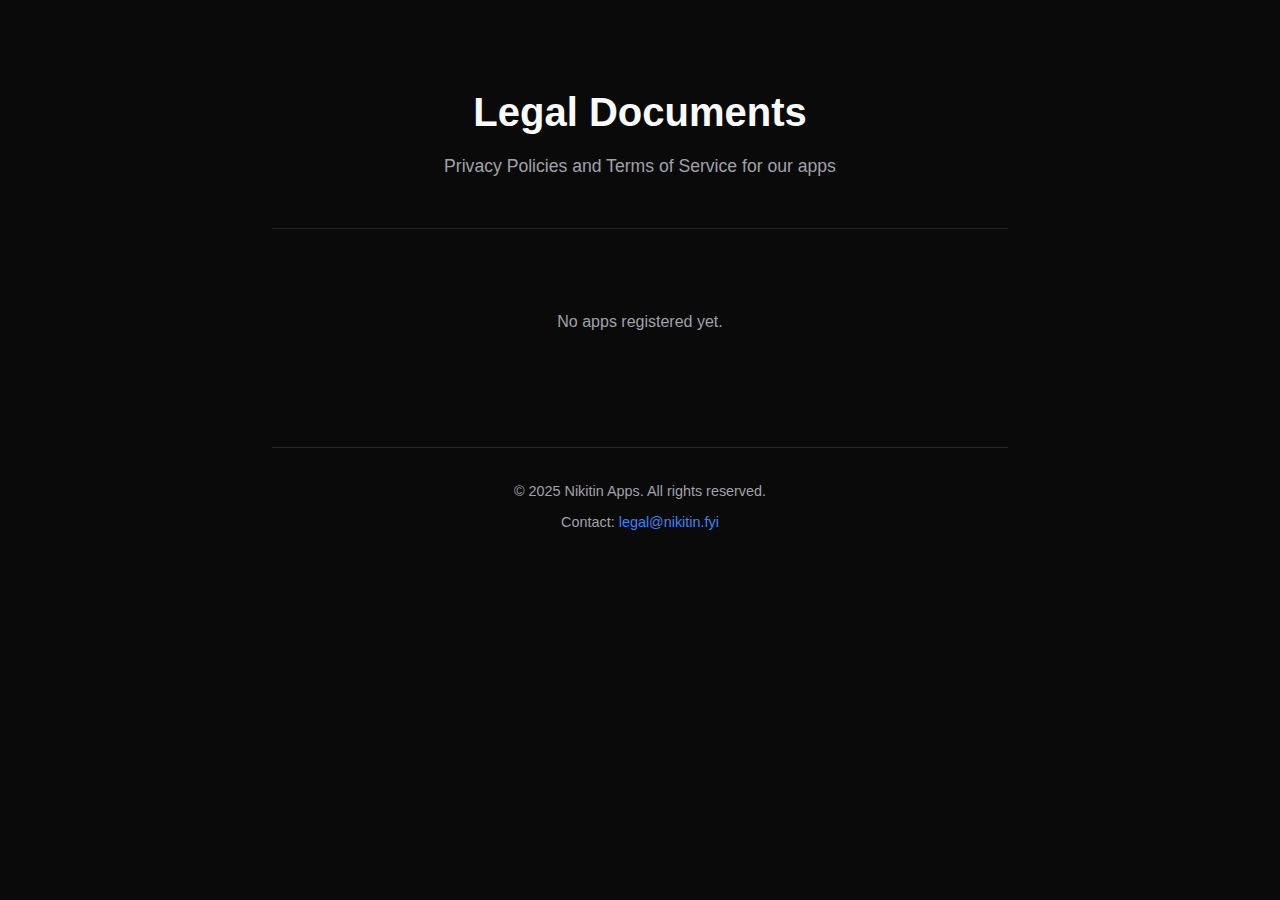
<file: index.html>
<!DOCTYPE html>
<html lang="en">
<head>
    <meta charset="UTF-8">
    <meta name="viewport" content="width=device-width, initial-scale=1.0">
    <title>Legal Documents | Nikitin Apps</title>
    <link rel="stylesheet" href="style.css">
</head>
<body>
    <div class="container">
        <header>
            <h1>Legal Documents</h1>
            <p class="subtitle">Privacy Policies and Terms of Service for our apps</p>
        </header>

        <main>
            <div class="app-list">
                <!-- Apps will be listed here automatically -->
                <p class="empty-state">No apps registered yet.</p>
            </div>
        </main>

        <footer>
            <p>&copy; 2025 Nikitin Apps. All rights reserved.</p>
            <p class="contact">Contact: <a href="mailto:legal@nikitin.fyi">legal@nikitin.fyi</a></p>
        </footer>
    </div>
</body>
</html>
</file>
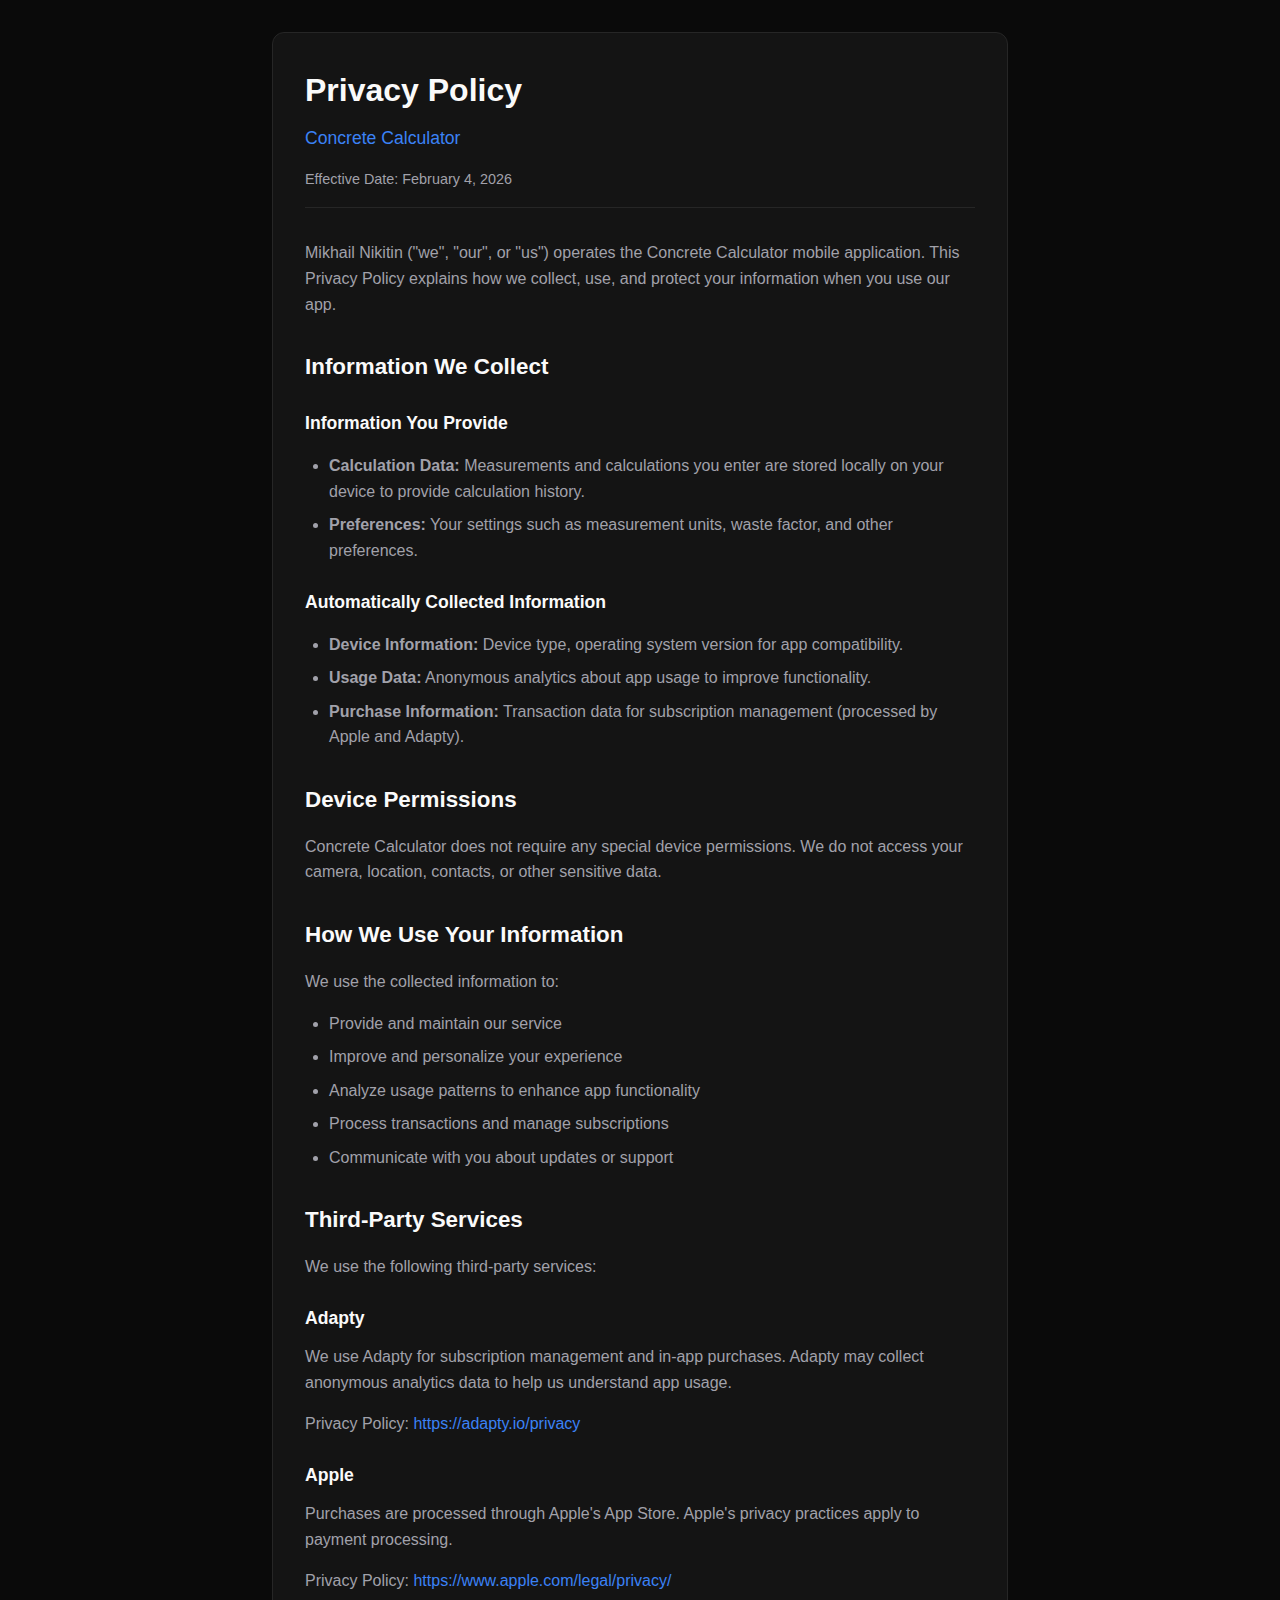
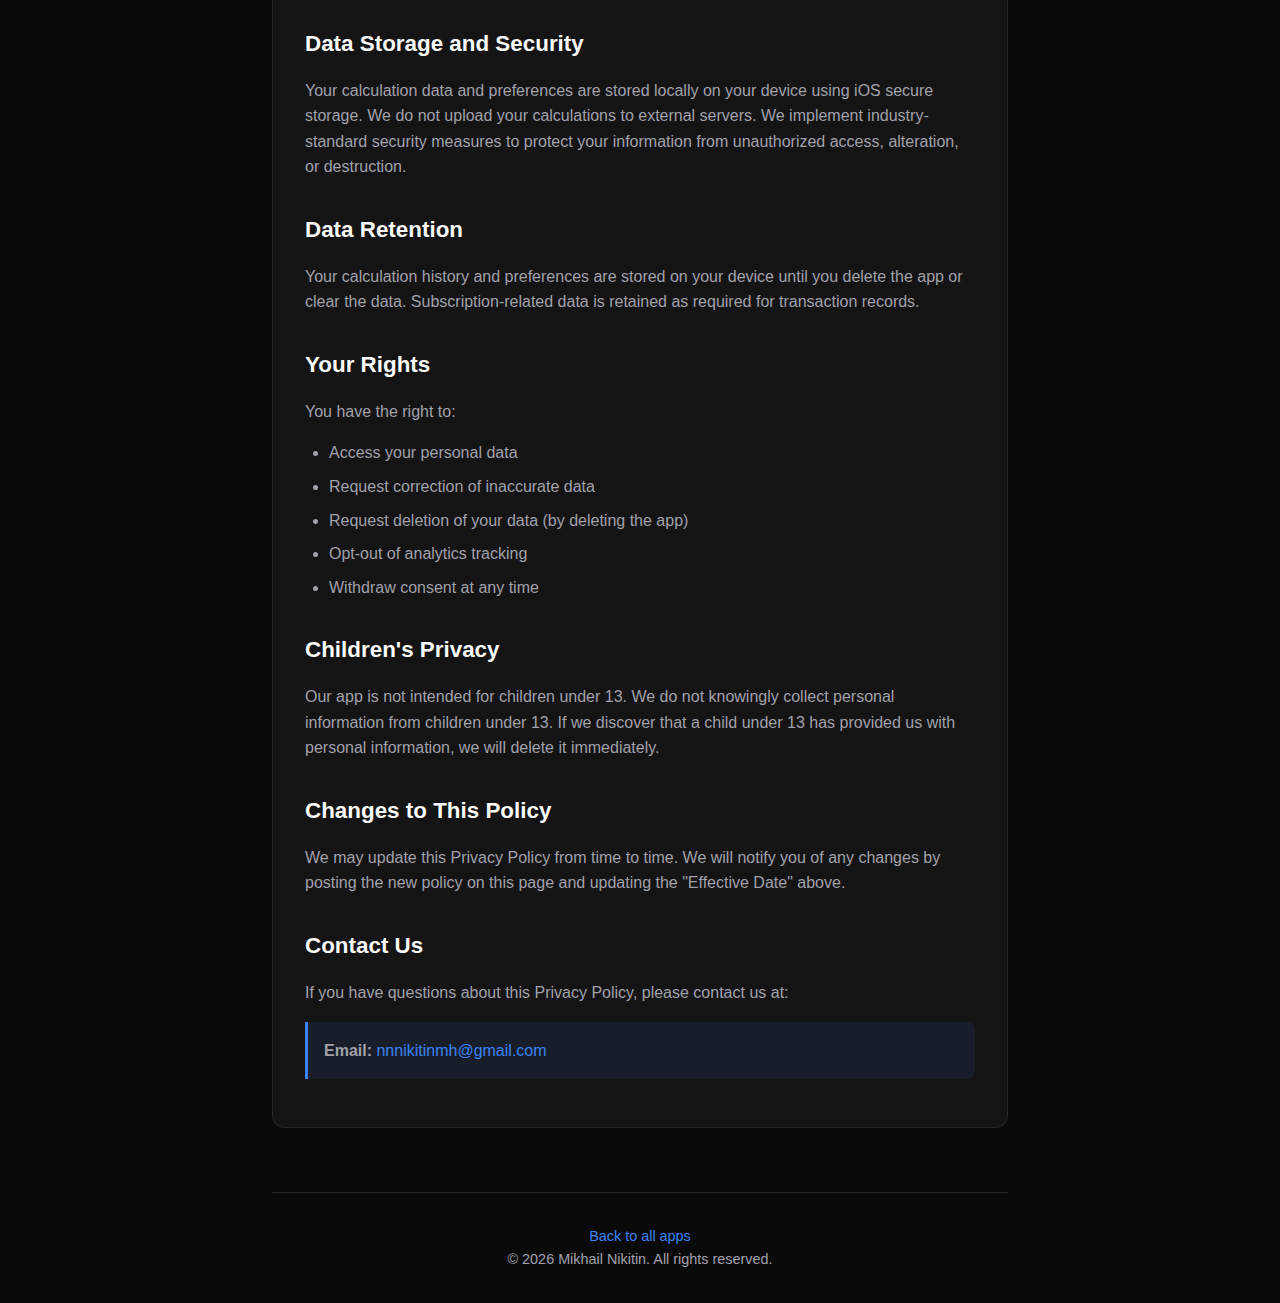
<file: com.calculate.concrete/privacy-policy.html>
<!DOCTYPE html>
<html lang="en">
<head>
    <meta charset="UTF-8">
    <meta name="viewport" content="width=device-width, initial-scale=1.0">
    <title>Privacy Policy - Concrete Calculator</title>
    <link rel="stylesheet" href="../style.css">
</head>
<body>
    <div class="container">
        <article class="legal-doc">
            <h1>Privacy Policy</h1>
            <p class="app-name">Concrete Calculator</p>
            <p class="effective-date">Effective Date: February 4, 2026</p>

            <p>Mikhail Nikitin ("we", "our", or "us") operates the Concrete Calculator mobile application. This Privacy Policy explains how we collect, use, and protect your information when you use our app.</p>

            <h2>Information We Collect</h2>

            <h3>Information You Provide</h3>
            <ul>
                <li><strong>Calculation Data:</strong> Measurements and calculations you enter are stored locally on your device to provide calculation history.</li>
                <li><strong>Preferences:</strong> Your settings such as measurement units, waste factor, and other preferences.</li>
            </ul>

            <h3>Automatically Collected Information</h3>
            <ul>
                <li><strong>Device Information:</strong> Device type, operating system version for app compatibility.</li>
                <li><strong>Usage Data:</strong> Anonymous analytics about app usage to improve functionality.</li>
                <li><strong>Purchase Information:</strong> Transaction data for subscription management (processed by Apple and Adapty).</li>
            </ul>

            <h2>Device Permissions</h2>

            <p>Concrete Calculator does not require any special device permissions. We do not access your camera, location, contacts, or other sensitive data.</p>

            <h2>How We Use Your Information</h2>

            <p>We use the collected information to:</p>
            <ul>
                <li>Provide and maintain our service</li>
                <li>Improve and personalize your experience</li>
                <li>Analyze usage patterns to enhance app functionality</li>
                <li>Process transactions and manage subscriptions</li>
                <li>Communicate with you about updates or support</li>
            </ul>

            <h2>Third-Party Services</h2>

            <p>We use the following third-party services:</p>

            <h3>Adapty</h3>
            <p>We use Adapty for subscription management and in-app purchases. Adapty may collect anonymous analytics data to help us understand app usage.</p>
            <p>Privacy Policy: <a href="https://adapty.io/privacy" target="_blank">https://adapty.io/privacy</a></p>

            <h3>Apple</h3>
            <p>Purchases are processed through Apple's App Store. Apple's privacy practices apply to payment processing.</p>
            <p>Privacy Policy: <a href="https://www.apple.com/legal/privacy/" target="_blank">https://www.apple.com/legal/privacy/</a></p>

            <h2>Data Storage and Security</h2>

            <p>Your calculation data and preferences are stored locally on your device using iOS secure storage. We do not upload your calculations to external servers. We implement industry-standard security measures to protect your information from unauthorized access, alteration, or destruction.</p>

            <h2>Data Retention</h2>

            <p>Your calculation history and preferences are stored on your device until you delete the app or clear the data. Subscription-related data is retained as required for transaction records.</p>

            <h2>Your Rights</h2>

            <p>You have the right to:</p>
            <ul>
                <li>Access your personal data</li>
                <li>Request correction of inaccurate data</li>
                <li>Request deletion of your data (by deleting the app)</li>
                <li>Opt-out of analytics tracking</li>
                <li>Withdraw consent at any time</li>
            </ul>

            <h2>Children's Privacy</h2>

            <p>Our app is not intended for children under 13. We do not knowingly collect personal information from children under 13. If we discover that a child under 13 has provided us with personal information, we will delete it immediately.</p>

            <h2>Changes to This Policy</h2>

            <p>We may update this Privacy Policy from time to time. We will notify you of any changes by posting the new policy on this page and updating the "Effective Date" above.</p>

            <h2>Contact Us</h2>

            <p>If you have questions about this Privacy Policy, please contact us at:</p>
            <p class="highlight">
                <strong>Email:</strong> <a href="mailto:nnnikitinmh@gmail.com">nnnikitinmh@gmail.com</a>
            </p>
        </article>

        <footer>
            <p><a href="../">Back to all apps</a></p>
            <p>&copy; 2026 Mikhail Nikitin. All rights reserved.</p>
        </footer>
    </div>
</body>
</html>
</file>
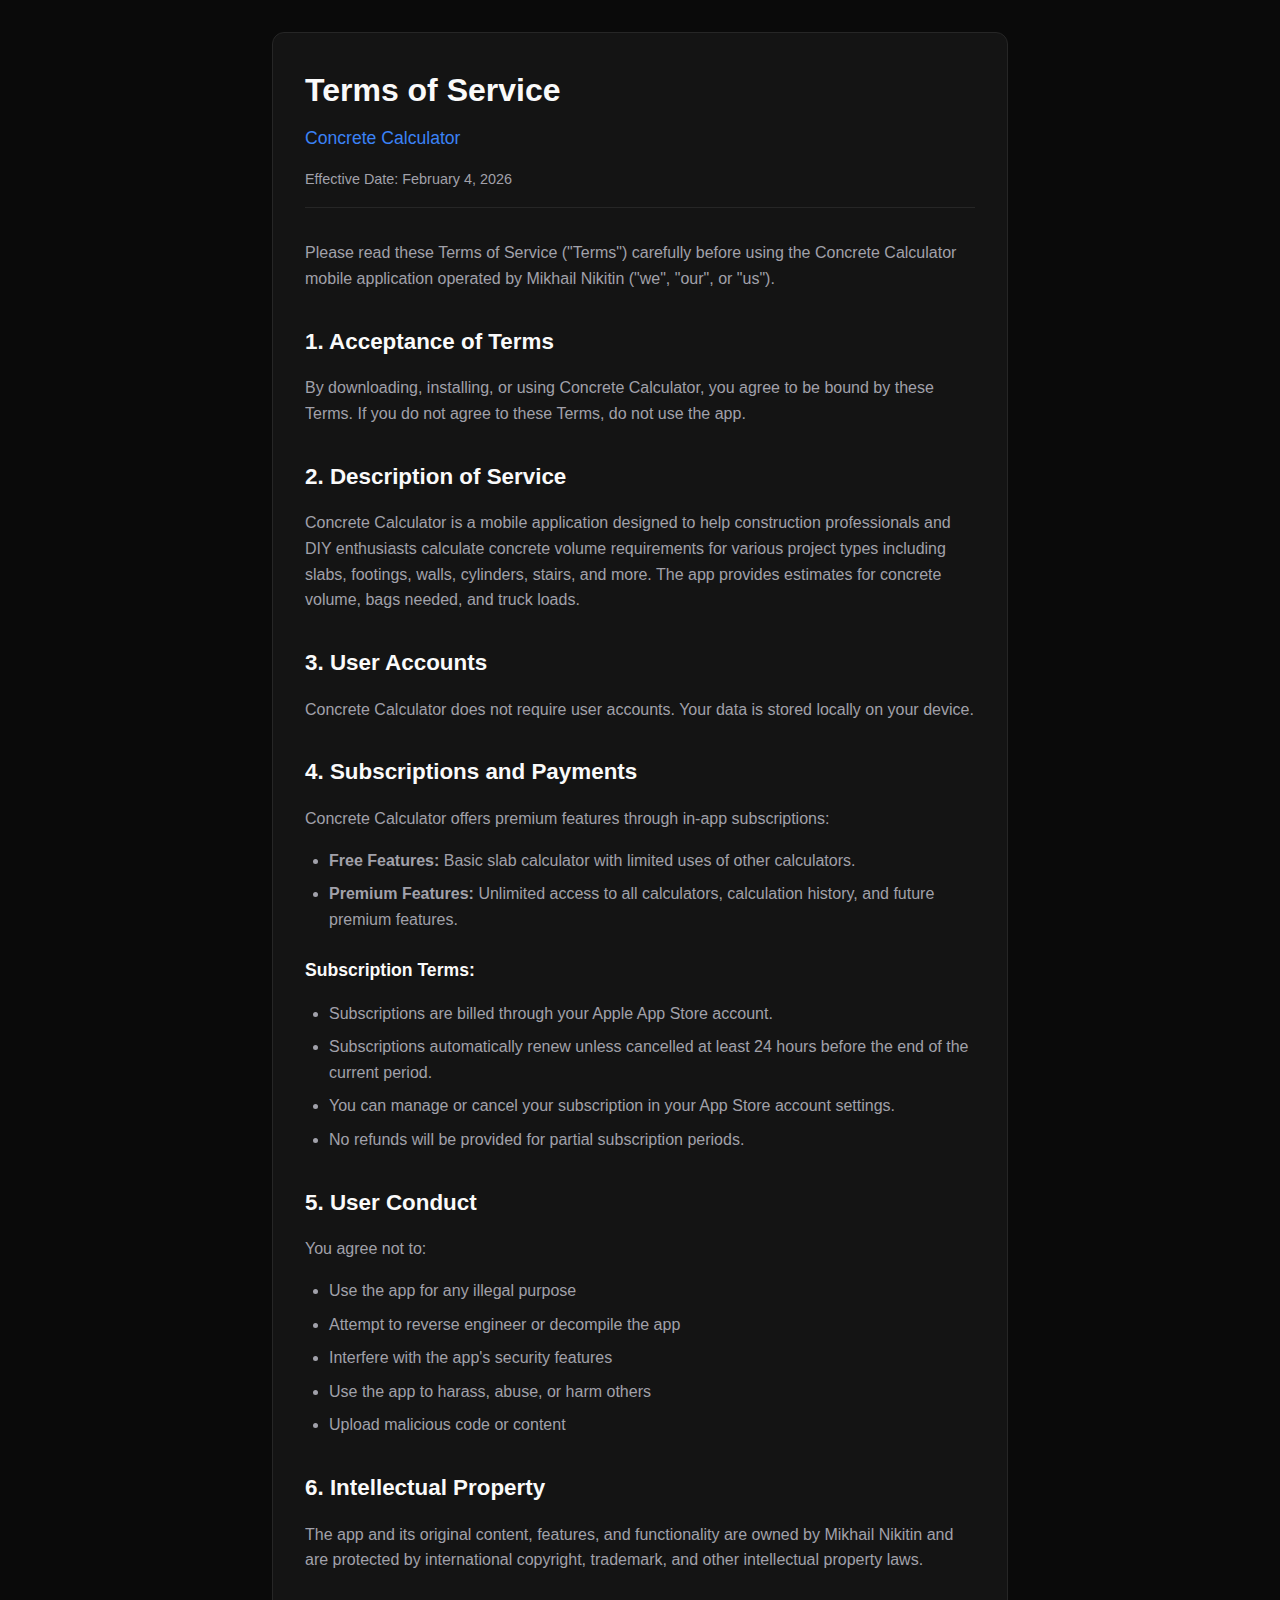
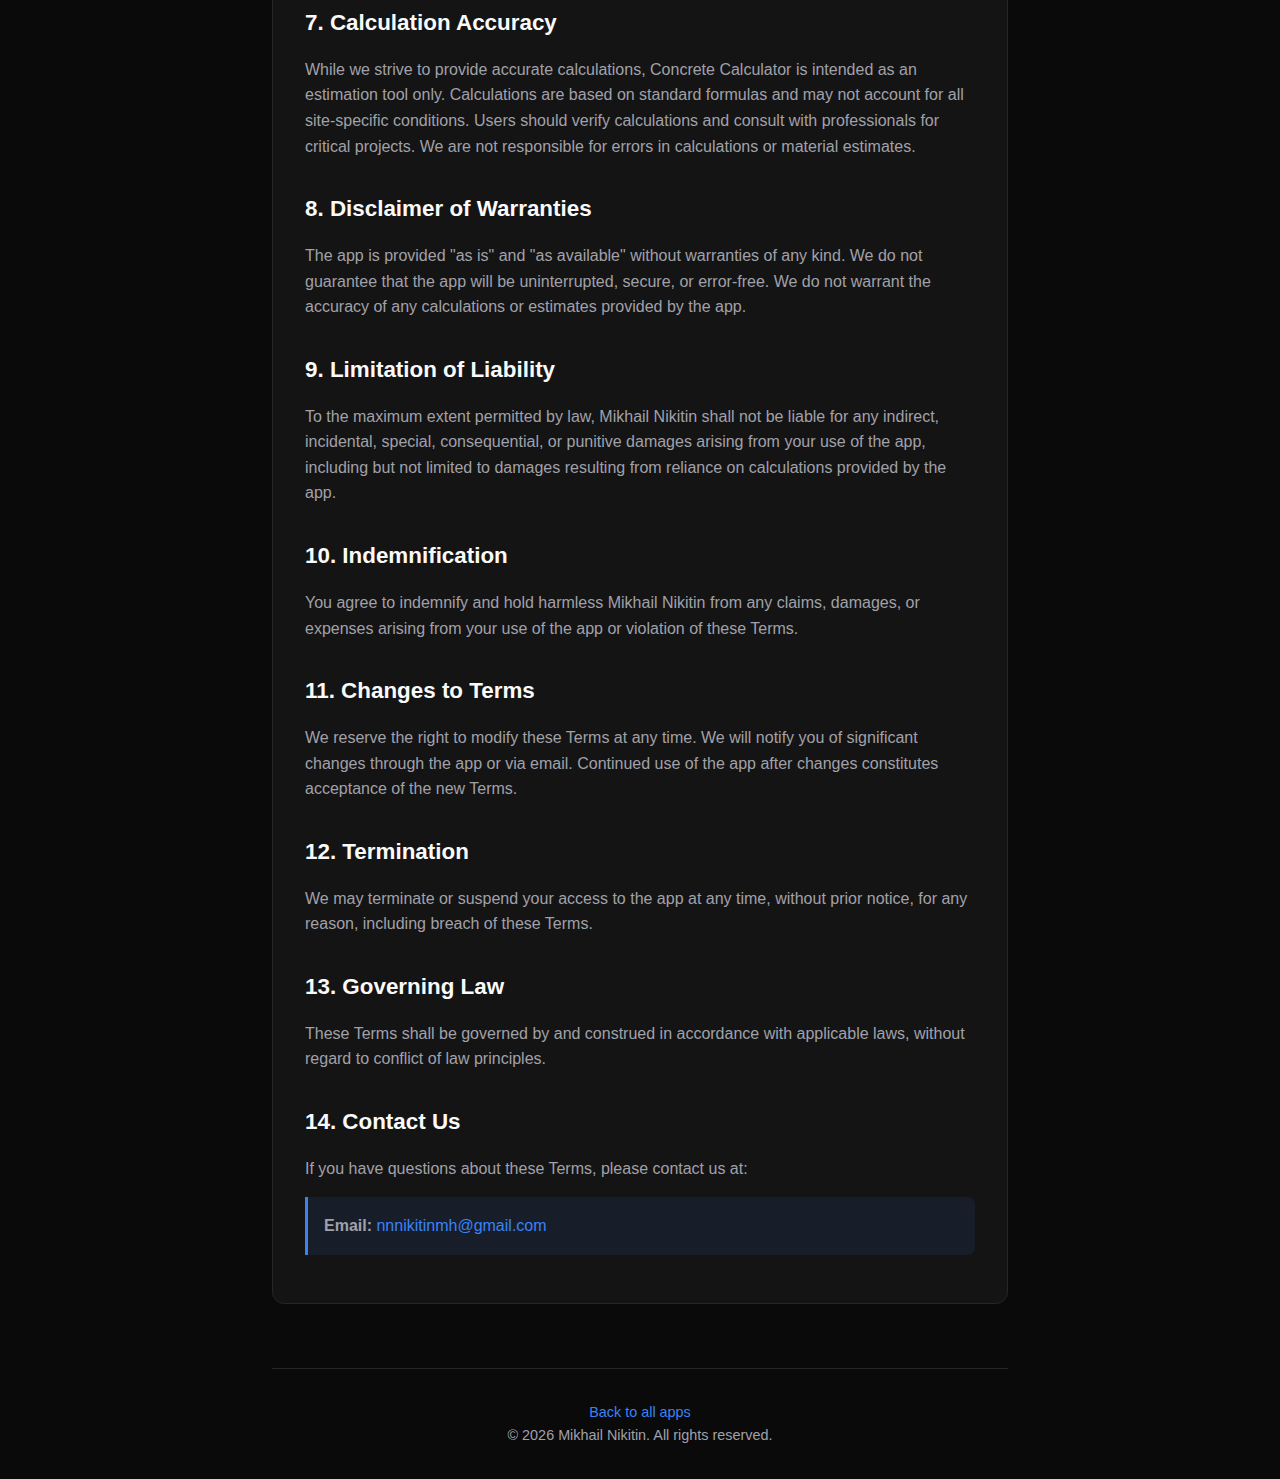
<file: com.calculate.concrete/terms-of-service.html>
<!DOCTYPE html>
<html lang="en">
<head>
    <meta charset="UTF-8">
    <meta name="viewport" content="width=device-width, initial-scale=1.0">
    <title>Terms of Service - Concrete Calculator</title>
    <link rel="stylesheet" href="../style.css">
</head>
<body>
    <div class="container">
        <article class="legal-doc">
            <h1>Terms of Service</h1>
            <p class="app-name">Concrete Calculator</p>
            <p class="effective-date">Effective Date: February 4, 2026</p>

            <p>Please read these Terms of Service ("Terms") carefully before using the Concrete Calculator mobile application operated by Mikhail Nikitin ("we", "our", or "us").</p>

            <h2>1. Acceptance of Terms</h2>

            <p>By downloading, installing, or using Concrete Calculator, you agree to be bound by these Terms. If you do not agree to these Terms, do not use the app.</p>

            <h2>2. Description of Service</h2>

            <p>Concrete Calculator is a mobile application designed to help construction professionals and DIY enthusiasts calculate concrete volume requirements for various project types including slabs, footings, walls, cylinders, stairs, and more. The app provides estimates for concrete volume, bags needed, and truck loads.</p>

            <h2>3. User Accounts</h2>

            <p>Concrete Calculator does not require user accounts. Your data is stored locally on your device.</p>

            <h2>4. Subscriptions and Payments</h2>

            <p>Concrete Calculator offers premium features through in-app subscriptions:</p>
            <ul>
                <li><strong>Free Features:</strong> Basic slab calculator with limited uses of other calculators.</li>
                <li><strong>Premium Features:</strong> Unlimited access to all calculators, calculation history, and future premium features.</li>
            </ul>

            <h3>Subscription Terms:</h3>
            <ul>
                <li>Subscriptions are billed through your Apple App Store account.</li>
                <li>Subscriptions automatically renew unless cancelled at least 24 hours before the end of the current period.</li>
                <li>You can manage or cancel your subscription in your App Store account settings.</li>
                <li>No refunds will be provided for partial subscription periods.</li>
            </ul>

            <h2>5. User Conduct</h2>

            <p>You agree not to:</p>
            <ul>
                <li>Use the app for any illegal purpose</li>
                <li>Attempt to reverse engineer or decompile the app</li>
                <li>Interfere with the app's security features</li>
                <li>Use the app to harass, abuse, or harm others</li>
                <li>Upload malicious code or content</li>
            </ul>

            <h2>6. Intellectual Property</h2>

            <p>The app and its original content, features, and functionality are owned by Mikhail Nikitin and are protected by international copyright, trademark, and other intellectual property laws.</p>

            <h2>7. Calculation Accuracy</h2>

            <p>While we strive to provide accurate calculations, Concrete Calculator is intended as an estimation tool only. Calculations are based on standard formulas and may not account for all site-specific conditions. Users should verify calculations and consult with professionals for critical projects. We are not responsible for errors in calculations or material estimates.</p>

            <h2>8. Disclaimer of Warranties</h2>

            <p>The app is provided "as is" and "as available" without warranties of any kind. We do not guarantee that the app will be uninterrupted, secure, or error-free. We do not warrant the accuracy of any calculations or estimates provided by the app.</p>

            <h2>9. Limitation of Liability</h2>

            <p>To the maximum extent permitted by law, Mikhail Nikitin shall not be liable for any indirect, incidental, special, consequential, or punitive damages arising from your use of the app, including but not limited to damages resulting from reliance on calculations provided by the app.</p>

            <h2>10. Indemnification</h2>

            <p>You agree to indemnify and hold harmless Mikhail Nikitin from any claims, damages, or expenses arising from your use of the app or violation of these Terms.</p>

            <h2>11. Changes to Terms</h2>

            <p>We reserve the right to modify these Terms at any time. We will notify you of significant changes through the app or via email. Continued use of the app after changes constitutes acceptance of the new Terms.</p>

            <h2>12. Termination</h2>

            <p>We may terminate or suspend your access to the app at any time, without prior notice, for any reason, including breach of these Terms.</p>

            <h2>13. Governing Law</h2>

            <p>These Terms shall be governed by and construed in accordance with applicable laws, without regard to conflict of law principles.</p>

            <h2>14. Contact Us</h2>

            <p>If you have questions about these Terms, please contact us at:</p>
            <p class="highlight">
                <strong>Email:</strong> <a href="mailto:nnnikitinmh@gmail.com">nnnikitinmh@gmail.com</a>
            </p>
        </article>

        <footer>
            <p><a href="../">Back to all apps</a></p>
            <p>&copy; 2026 Mikhail Nikitin. All rights reserved.</p>
        </footer>
    </div>
</body>
</html>
</file>
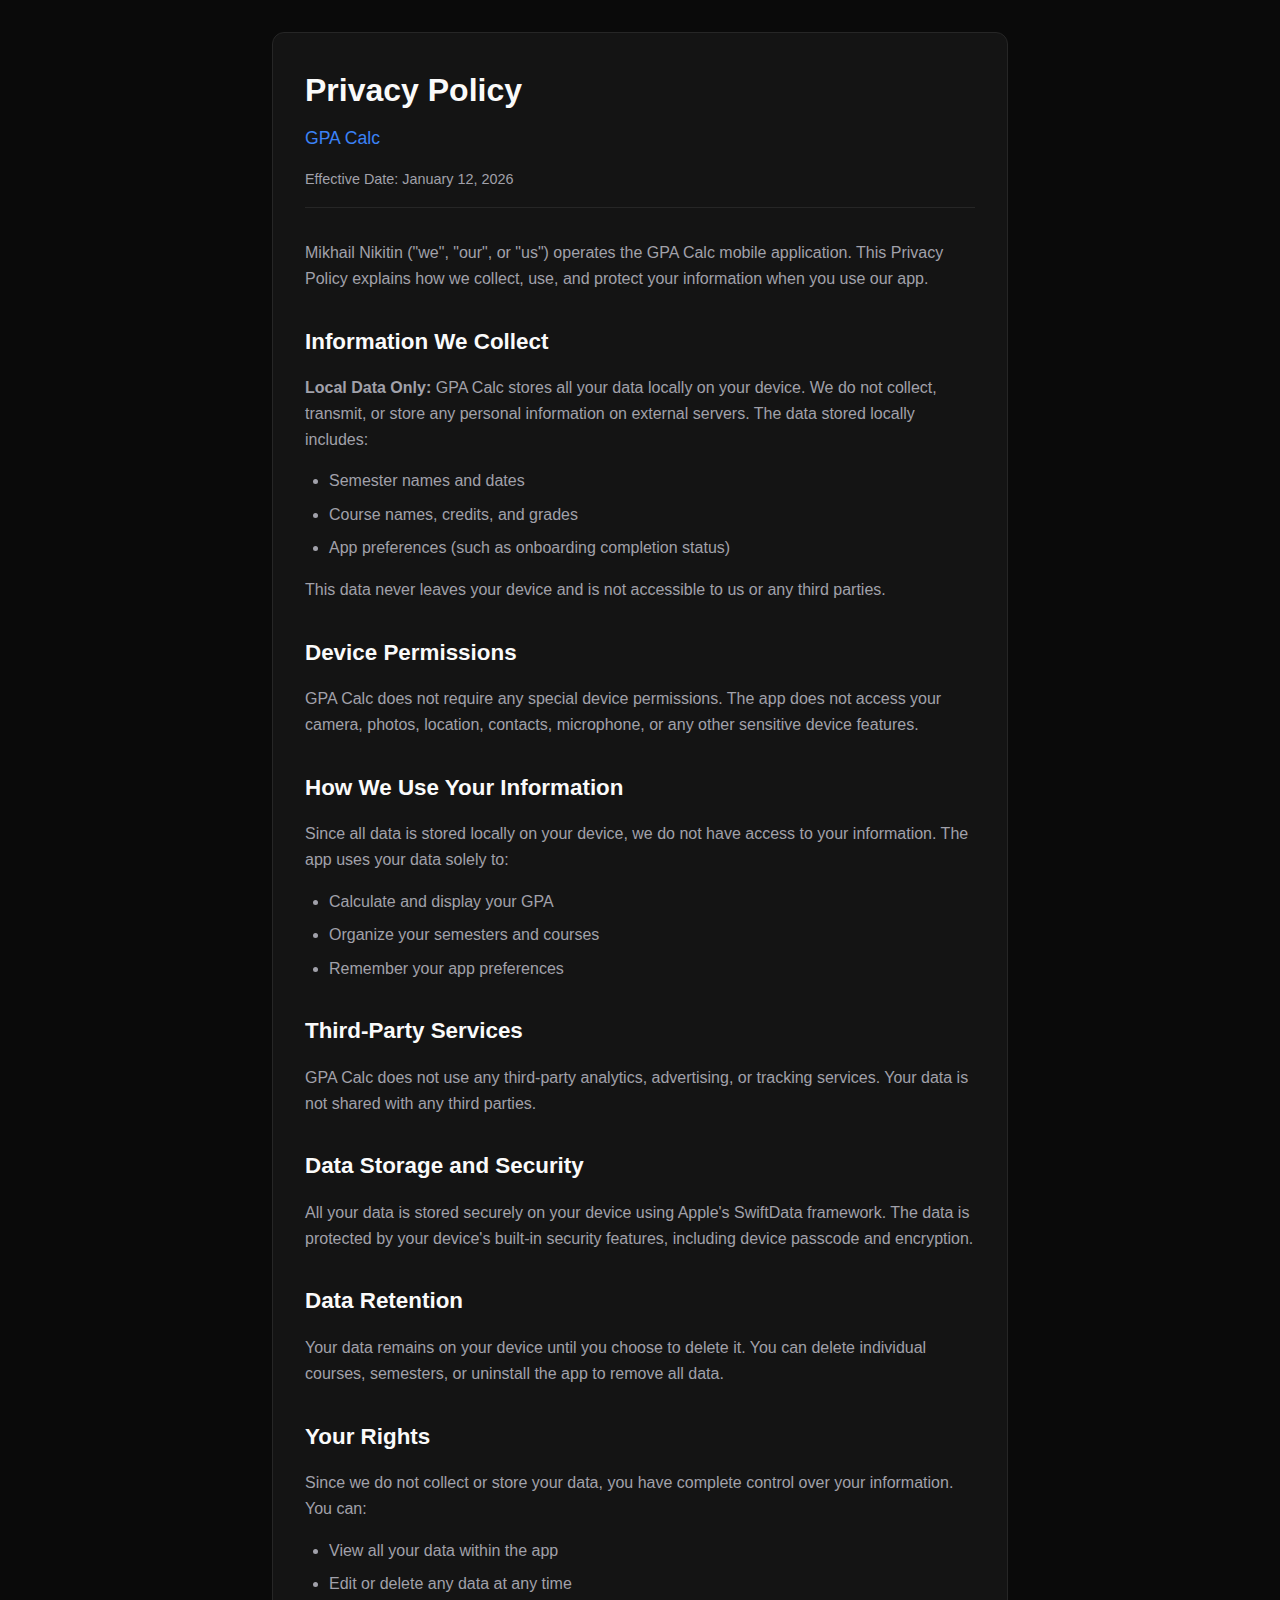
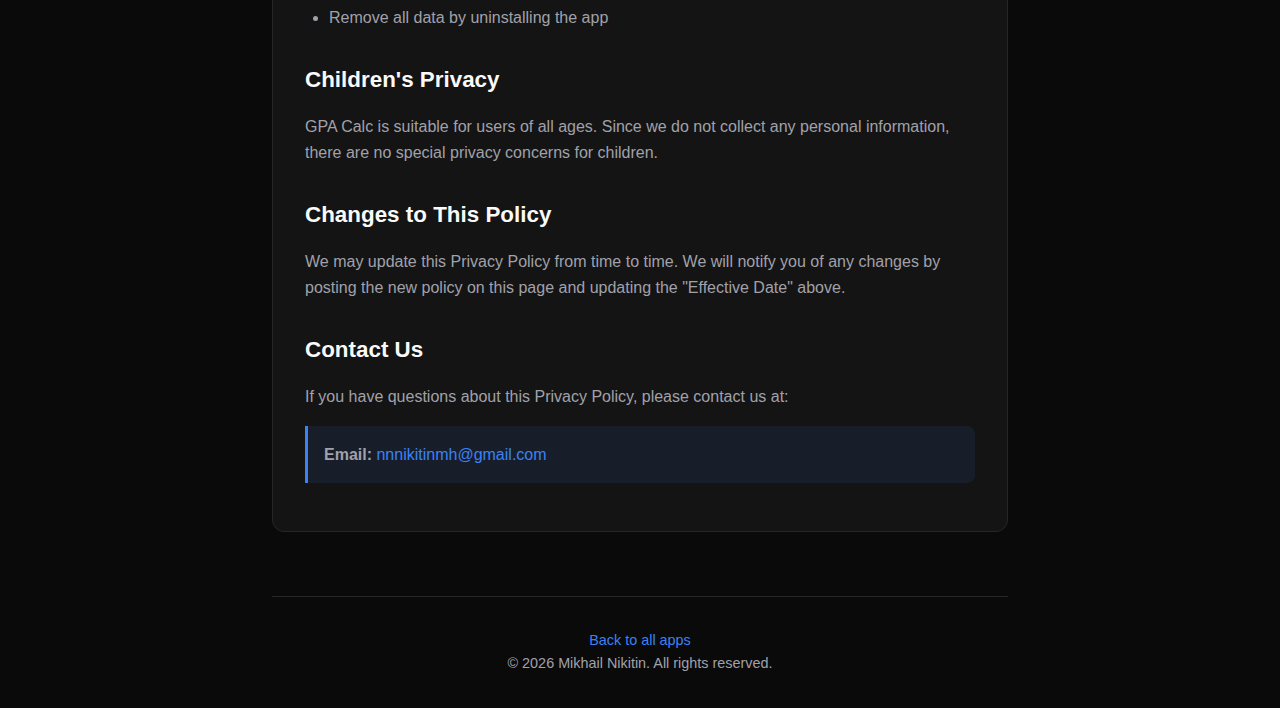
<file: com.product.GPA-Calc/privacy-policy.html>
<!DOCTYPE html>
<html lang="en">
<head>
    <meta charset="UTF-8">
    <meta name="viewport" content="width=device-width, initial-scale=1.0">
    <title>Privacy Policy - GPA Calc</title>
    <link rel="stylesheet" href="../style.css">
</head>
<body>
    <div class="container">
        <article class="legal-doc">
            <h1>Privacy Policy</h1>
            <p class="app-name">GPA Calc</p>
            <p class="effective-date">Effective Date: January 12, 2026</p>

            <p>Mikhail Nikitin ("we", "our", or "us") operates the GPA Calc mobile application. This Privacy Policy explains how we collect, use, and protect your information when you use our app.</p>

            <h2>Information We Collect</h2>

            <p><strong>Local Data Only:</strong> GPA Calc stores all your data locally on your device. We do not collect, transmit, or store any personal information on external servers. The data stored locally includes:</p>
            <ul>
                <li>Semester names and dates</li>
                <li>Course names, credits, and grades</li>
                <li>App preferences (such as onboarding completion status)</li>
            </ul>
            <p>This data never leaves your device and is not accessible to us or any third parties.</p>

            <h2>Device Permissions</h2>

            <p>GPA Calc does not require any special device permissions. The app does not access your camera, photos, location, contacts, microphone, or any other sensitive device features.</p>

            <h2>How We Use Your Information</h2>

            <p>Since all data is stored locally on your device, we do not have access to your information. The app uses your data solely to:</p>
            <ul>
                <li>Calculate and display your GPA</li>
                <li>Organize your semesters and courses</li>
                <li>Remember your app preferences</li>
            </ul>

            <h2>Third-Party Services</h2>

            <p>GPA Calc does not use any third-party analytics, advertising, or tracking services. Your data is not shared with any third parties.</p>

            <h2>Data Storage and Security</h2>

            <p>All your data is stored securely on your device using Apple's SwiftData framework. The data is protected by your device's built-in security features, including device passcode and encryption.</p>

            <h2>Data Retention</h2>

            <p>Your data remains on your device until you choose to delete it. You can delete individual courses, semesters, or uninstall the app to remove all data.</p>

            <h2>Your Rights</h2>

            <p>Since we do not collect or store your data, you have complete control over your information. You can:</p>
            <ul>
                <li>View all your data within the app</li>
                <li>Edit or delete any data at any time</li>
                <li>Remove all data by uninstalling the app</li>
            </ul>

            <h2>Children's Privacy</h2>

            <p>GPA Calc is suitable for users of all ages. Since we do not collect any personal information, there are no special privacy concerns for children.</p>

            <h2>Changes to This Policy</h2>

            <p>We may update this Privacy Policy from time to time. We will notify you of any changes by posting the new policy on this page and updating the "Effective Date" above.</p>

            <h2>Contact Us</h2>

            <p>If you have questions about this Privacy Policy, please contact us at:</p>
            <p class="highlight">
                <strong>Email:</strong> <a href="mailto:nnnikitinmh@gmail.com">nnnikitinmh@gmail.com</a>
            </p>
        </article>

        <footer>
            <p><a href="../">Back to all apps</a></p>
            <p>&copy; 2026 Mikhail Nikitin. All rights reserved.</p>
        </footer>
    </div>
</body>
</html>
</file>
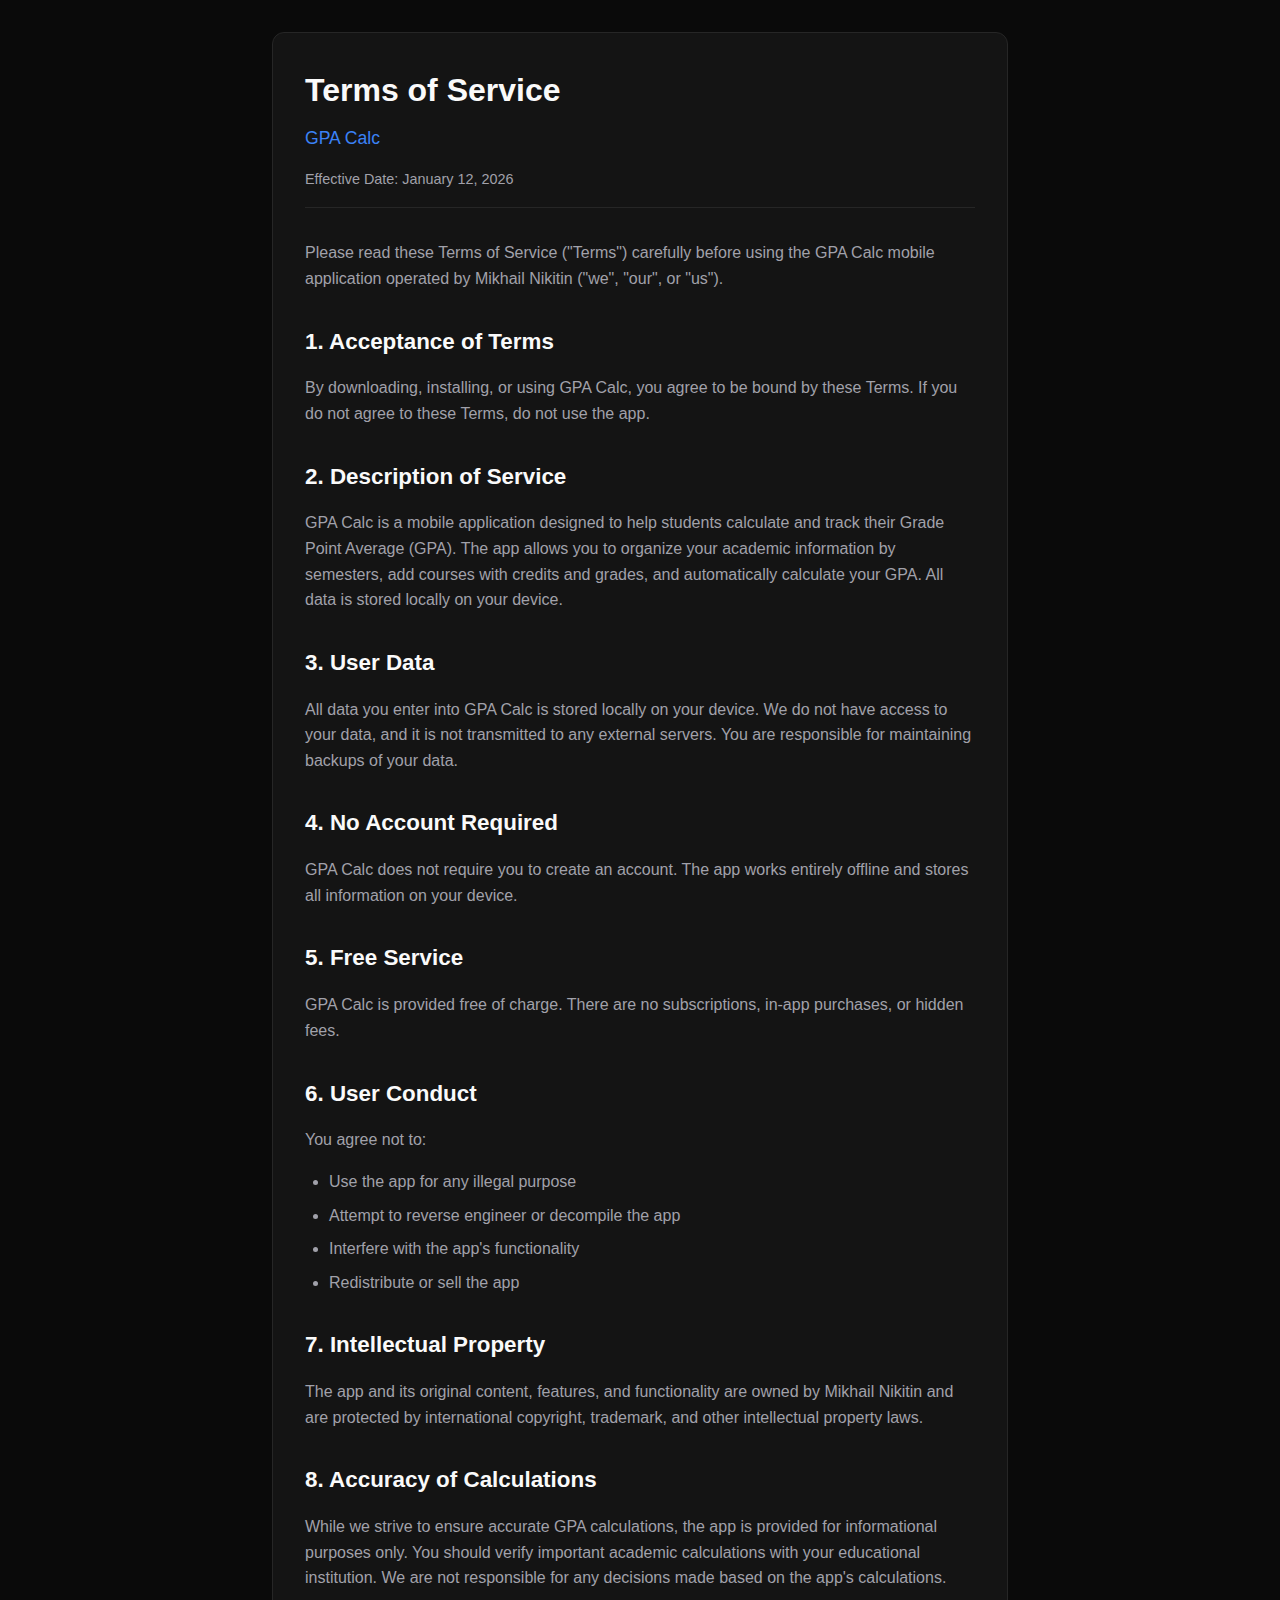
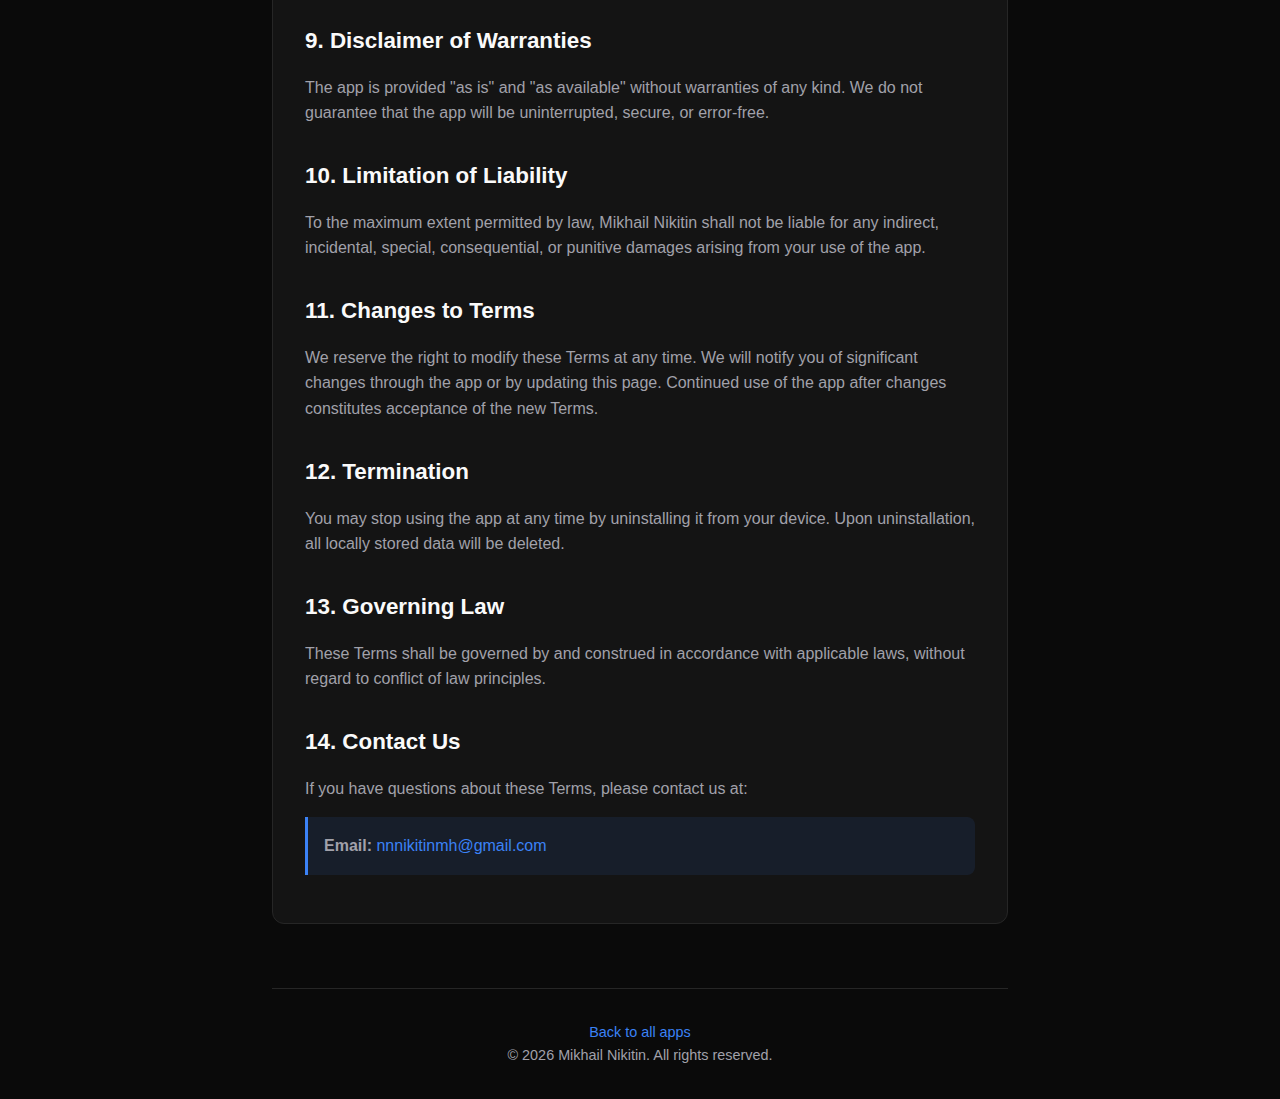
<file: com.product.GPA-Calc/terms-of-service.html>
<!DOCTYPE html>
<html lang="en">
<head>
    <meta charset="UTF-8">
    <meta name="viewport" content="width=device-width, initial-scale=1.0">
    <title>Terms of Service - GPA Calc</title>
    <link rel="stylesheet" href="../style.css">
</head>
<body>
    <div class="container">
        <article class="legal-doc">
            <h1>Terms of Service</h1>
            <p class="app-name">GPA Calc</p>
            <p class="effective-date">Effective Date: January 12, 2026</p>

            <p>Please read these Terms of Service ("Terms") carefully before using the GPA Calc mobile application operated by Mikhail Nikitin ("we", "our", or "us").</p>

            <h2>1. Acceptance of Terms</h2>

            <p>By downloading, installing, or using GPA Calc, you agree to be bound by these Terms. If you do not agree to these Terms, do not use the app.</p>

            <h2>2. Description of Service</h2>

            <p>GPA Calc is a mobile application designed to help students calculate and track their Grade Point Average (GPA). The app allows you to organize your academic information by semesters, add courses with credits and grades, and automatically calculate your GPA. All data is stored locally on your device.</p>

            <h2>3. User Data</h2>

            <p>All data you enter into GPA Calc is stored locally on your device. We do not have access to your data, and it is not transmitted to any external servers. You are responsible for maintaining backups of your data.</p>

            <h2>4. No Account Required</h2>

            <p>GPA Calc does not require you to create an account. The app works entirely offline and stores all information on your device.</p>

            <h2>5. Free Service</h2>

            <p>GPA Calc is provided free of charge. There are no subscriptions, in-app purchases, or hidden fees.</p>

            <h2>6. User Conduct</h2>

            <p>You agree not to:</p>
            <ul>
                <li>Use the app for any illegal purpose</li>
                <li>Attempt to reverse engineer or decompile the app</li>
                <li>Interfere with the app's functionality</li>
                <li>Redistribute or sell the app</li>
            </ul>

            <h2>7. Intellectual Property</h2>

            <p>The app and its original content, features, and functionality are owned by Mikhail Nikitin and are protected by international copyright, trademark, and other intellectual property laws.</p>

            <h2>8. Accuracy of Calculations</h2>

            <p>While we strive to ensure accurate GPA calculations, the app is provided for informational purposes only. You should verify important academic calculations with your educational institution. We are not responsible for any decisions made based on the app's calculations.</p>

            <h2>9. Disclaimer of Warranties</h2>

            <p>The app is provided "as is" and "as available" without warranties of any kind. We do not guarantee that the app will be uninterrupted, secure, or error-free.</p>

            <h2>10. Limitation of Liability</h2>

            <p>To the maximum extent permitted by law, Mikhail Nikitin shall not be liable for any indirect, incidental, special, consequential, or punitive damages arising from your use of the app.</p>

            <h2>11. Changes to Terms</h2>

            <p>We reserve the right to modify these Terms at any time. We will notify you of significant changes through the app or by updating this page. Continued use of the app after changes constitutes acceptance of the new Terms.</p>

            <h2>12. Termination</h2>

            <p>You may stop using the app at any time by uninstalling it from your device. Upon uninstallation, all locally stored data will be deleted.</p>

            <h2>13. Governing Law</h2>

            <p>These Terms shall be governed by and construed in accordance with applicable laws, without regard to conflict of law principles.</p>

            <h2>14. Contact Us</h2>

            <p>If you have questions about these Terms, please contact us at:</p>
            <p class="highlight">
                <strong>Email:</strong> <a href="mailto:nnnikitinmh@gmail.com">nnnikitinmh@gmail.com</a>
            </p>
        </article>

        <footer>
            <p><a href="../">Back to all apps</a></p>
            <p>&copy; 2026 Mikhail Nikitin. All rights reserved.</p>
        </footer>
    </div>
</body>
</html>
</file>
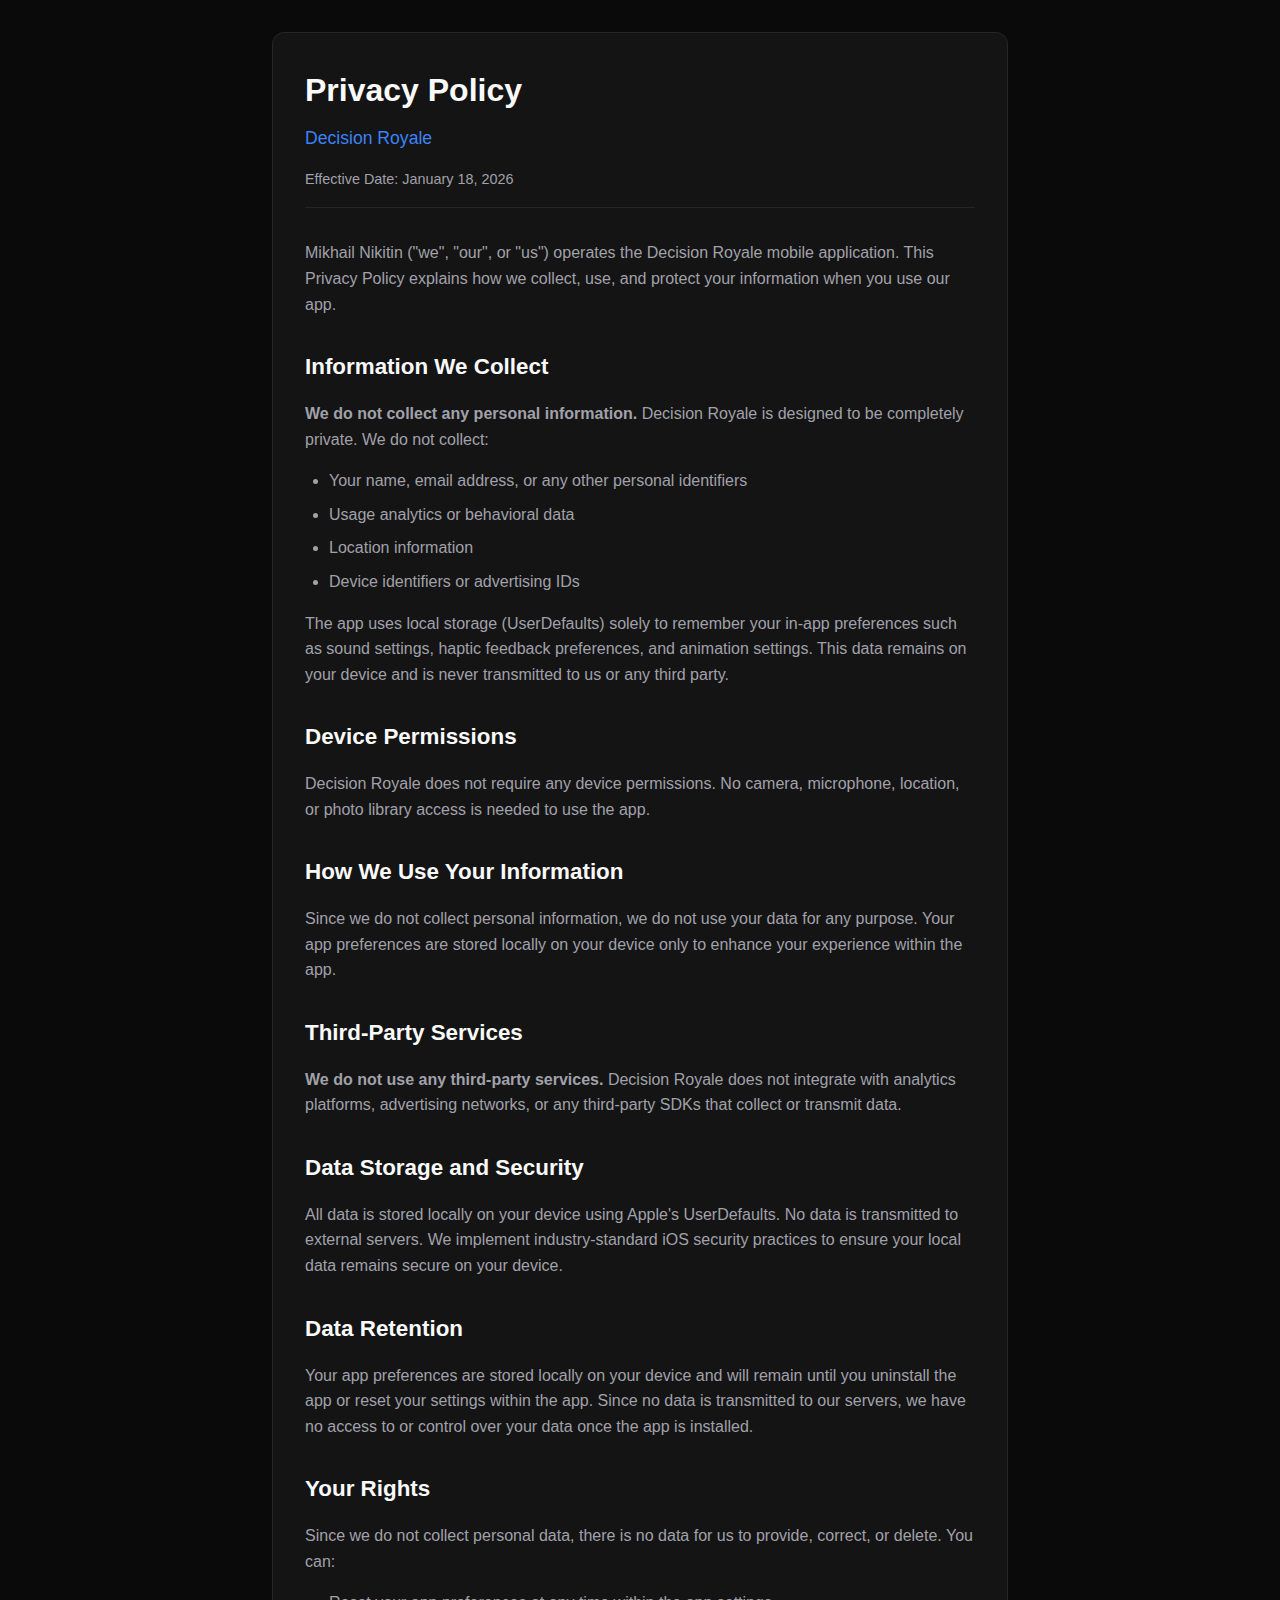
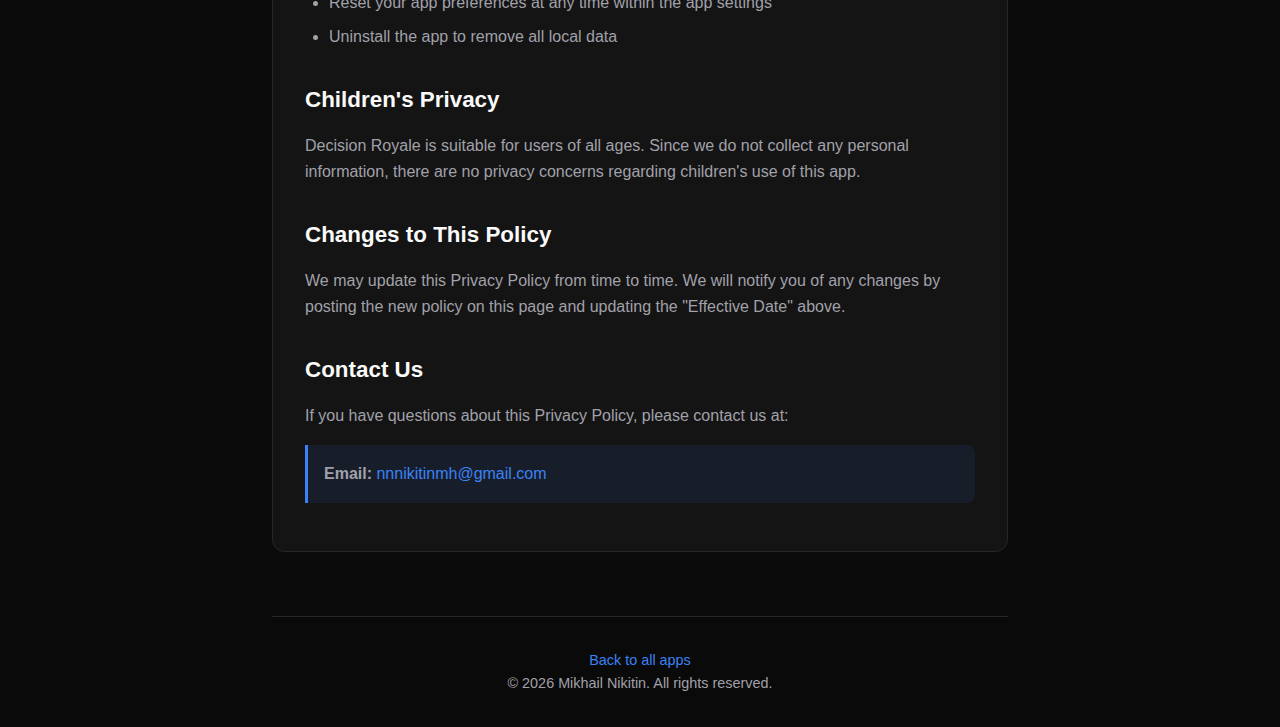
<file: com.product.wheel/privacy-policy.html>
<!DOCTYPE html>
<html lang="en">
<head>
    <meta charset="UTF-8">
    <meta name="viewport" content="width=device-width, initial-scale=1.0">
    <title>Privacy Policy - Decision Royale</title>
    <link rel="stylesheet" href="../style.css">
</head>
<body>
    <div class="container">
        <article class="legal-doc">
            <h1>Privacy Policy</h1>
            <p class="app-name">Decision Royale</p>
            <p class="effective-date">Effective Date: January 18, 2026</p>

            <p>Mikhail Nikitin ("we", "our", or "us") operates the Decision Royale mobile application. This Privacy Policy explains how we collect, use, and protect your information when you use our app.</p>

            <h2>Information We Collect</h2>

            <p><strong>We do not collect any personal information.</strong> Decision Royale is designed to be completely private. We do not collect:</p>
            <ul>
                <li>Your name, email address, or any other personal identifiers</li>
                <li>Usage analytics or behavioral data</li>
                <li>Location information</li>
                <li>Device identifiers or advertising IDs</li>
            </ul>

            <p>The app uses local storage (UserDefaults) solely to remember your in-app preferences such as sound settings, haptic feedback preferences, and animation settings. This data remains on your device and is never transmitted to us or any third party.</p>

            <h2>Device Permissions</h2>

            <p>Decision Royale does not require any device permissions. No camera, microphone, location, or photo library access is needed to use the app.</p>

            <h2>How We Use Your Information</h2>

            <p>Since we do not collect personal information, we do not use your data for any purpose. Your app preferences are stored locally on your device only to enhance your experience within the app.</p>

            <h2>Third-Party Services</h2>

            <p><strong>We do not use any third-party services.</strong> Decision Royale does not integrate with analytics platforms, advertising networks, or any third-party SDKs that collect or transmit data.</p>

            <h2>Data Storage and Security</h2>

            <p>All data is stored locally on your device using Apple's UserDefaults. No data is transmitted to external servers. We implement industry-standard iOS security practices to ensure your local data remains secure on your device.</p>

            <h2>Data Retention</h2>

            <p>Your app preferences are stored locally on your device and will remain until you uninstall the app or reset your settings within the app. Since no data is transmitted to our servers, we have no access to or control over your data once the app is installed.</p>

            <h2>Your Rights</h2>

            <p>Since we do not collect personal data, there is no data for us to provide, correct, or delete. You can:</p>
            <ul>
                <li>Reset your app preferences at any time within the app settings</li>
                <li>Uninstall the app to remove all local data</li>
            </ul>

            <h2>Children's Privacy</h2>

            <p>Decision Royale is suitable for users of all ages. Since we do not collect any personal information, there are no privacy concerns regarding children's use of this app.</p>

            <h2>Changes to This Policy</h2>

            <p>We may update this Privacy Policy from time to time. We will notify you of any changes by posting the new policy on this page and updating the "Effective Date" above.</p>

            <h2>Contact Us</h2>

            <p>If you have questions about this Privacy Policy, please contact us at:</p>
            <p class="highlight">
                <strong>Email:</strong> <a href="mailto:nnnikitinmh@gmail.com">nnnikitinmh@gmail.com</a>
            </p>
        </article>

        <footer>
            <p><a href="../">Back to all apps</a></p>
            <p>&copy; 2026 Mikhail Nikitin. All rights reserved.</p>
        </footer>
    </div>
</body>
</html>
</file>
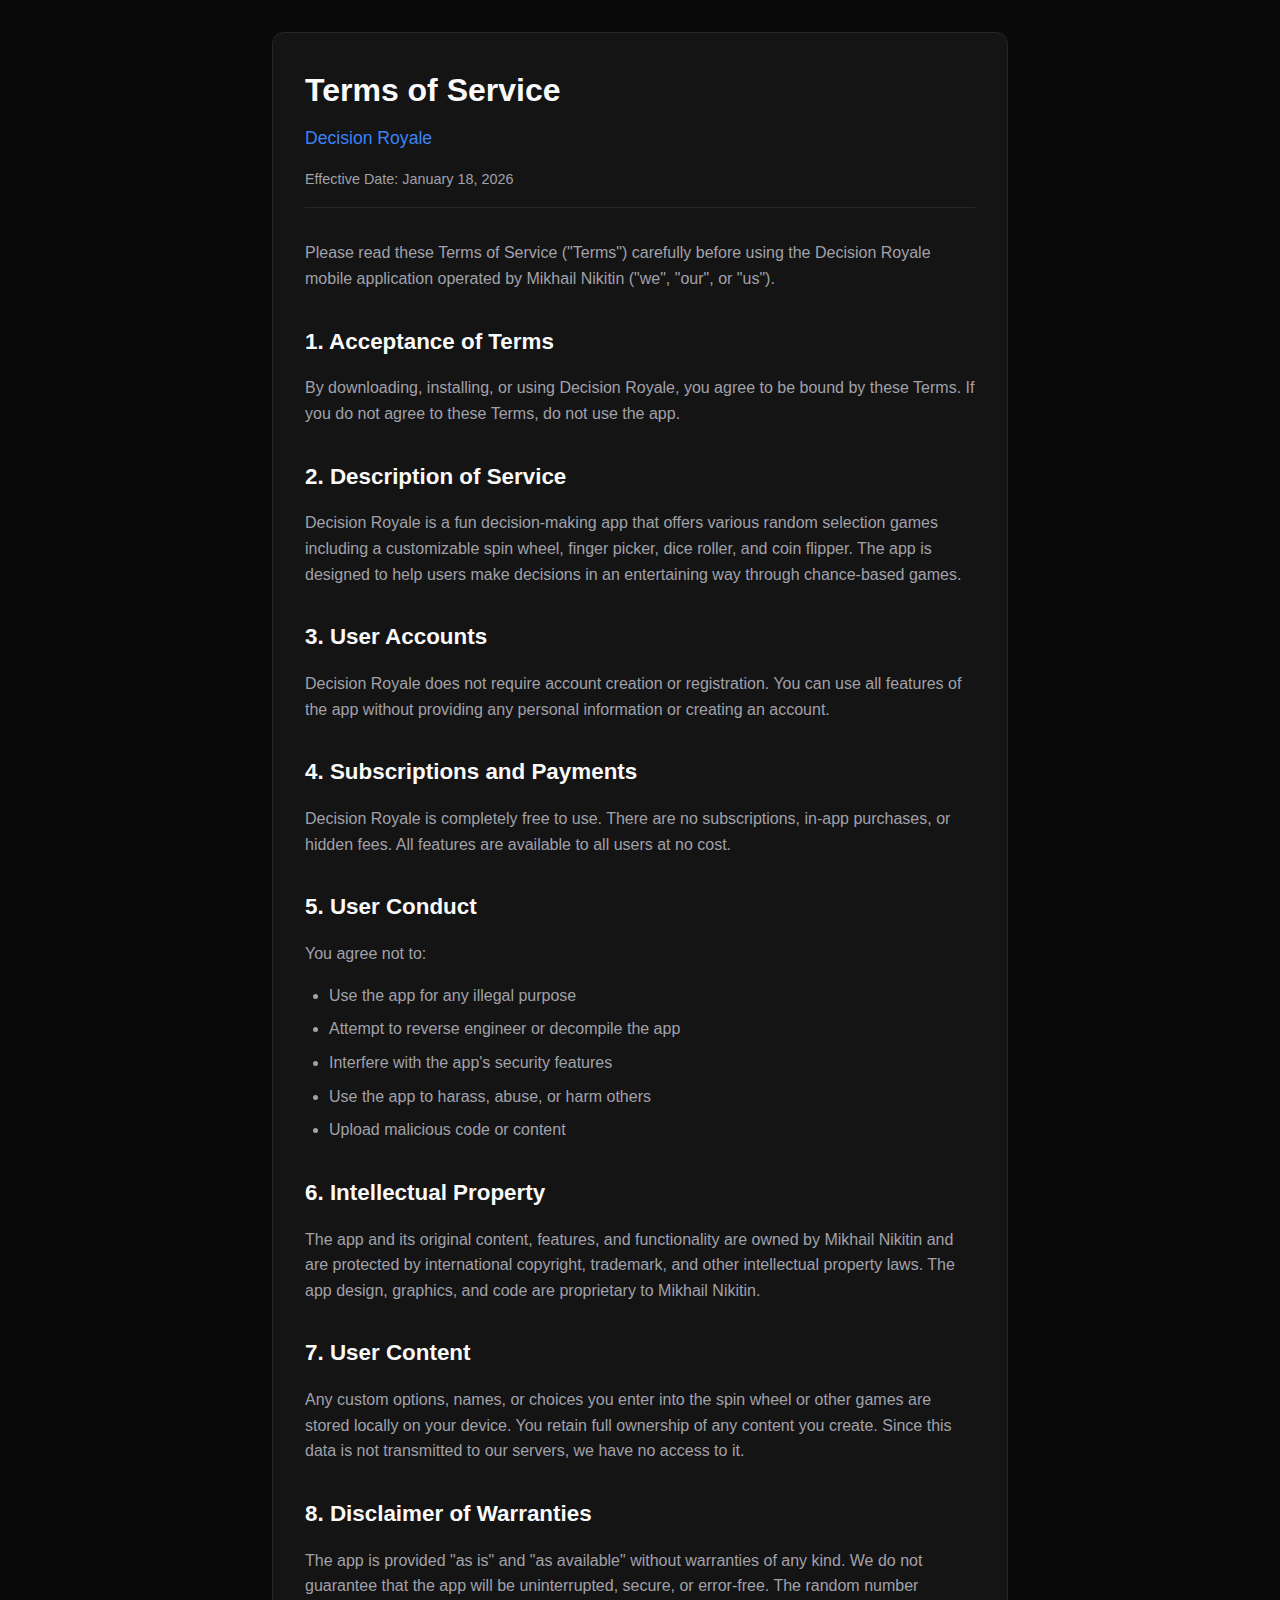
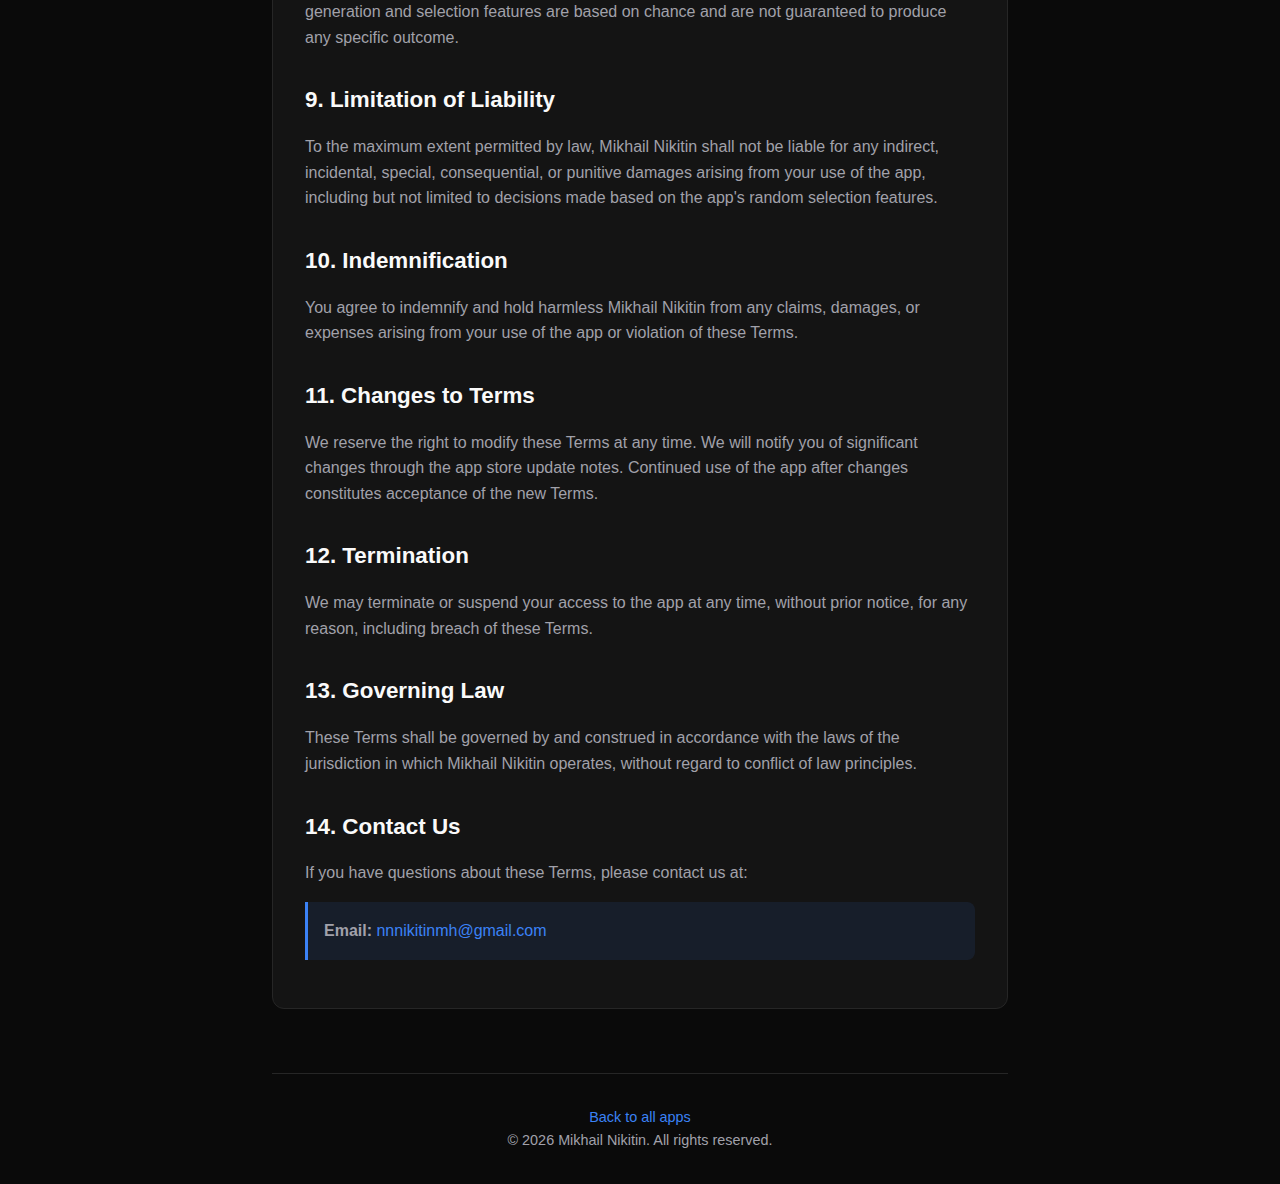
<file: com.product.wheel/terms-of-service.html>
<!DOCTYPE html>
<html lang="en">
<head>
    <meta charset="UTF-8">
    <meta name="viewport" content="width=device-width, initial-scale=1.0">
    <title>Terms of Service - Decision Royale</title>
    <link rel="stylesheet" href="../style.css">
</head>
<body>
    <div class="container">
        <article class="legal-doc">
            <h1>Terms of Service</h1>
            <p class="app-name">Decision Royale</p>
            <p class="effective-date">Effective Date: January 18, 2026</p>

            <p>Please read these Terms of Service ("Terms") carefully before using the Decision Royale mobile application operated by Mikhail Nikitin ("we", "our", or "us").</p>

            <h2>1. Acceptance of Terms</h2>

            <p>By downloading, installing, or using Decision Royale, you agree to be bound by these Terms. If you do not agree to these Terms, do not use the app.</p>

            <h2>2. Description of Service</h2>

            <p>Decision Royale is a fun decision-making app that offers various random selection games including a customizable spin wheel, finger picker, dice roller, and coin flipper. The app is designed to help users make decisions in an entertaining way through chance-based games.</p>

            <h2>3. User Accounts</h2>

            <p>Decision Royale does not require account creation or registration. You can use all features of the app without providing any personal information or creating an account.</p>

            <h2>4. Subscriptions and Payments</h2>

            <p>Decision Royale is completely free to use. There are no subscriptions, in-app purchases, or hidden fees. All features are available to all users at no cost.</p>

            <h2>5. User Conduct</h2>

            <p>You agree not to:</p>
            <ul>
                <li>Use the app for any illegal purpose</li>
                <li>Attempt to reverse engineer or decompile the app</li>
                <li>Interfere with the app's security features</li>
                <li>Use the app to harass, abuse, or harm others</li>
                <li>Upload malicious code or content</li>
            </ul>

            <h2>6. Intellectual Property</h2>

            <p>The app and its original content, features, and functionality are owned by Mikhail Nikitin and are protected by international copyright, trademark, and other intellectual property laws. The app design, graphics, and code are proprietary to Mikhail Nikitin.</p>

            <h2>7. User Content</h2>

            <p>Any custom options, names, or choices you enter into the spin wheel or other games are stored locally on your device. You retain full ownership of any content you create. Since this data is not transmitted to our servers, we have no access to it.</p>

            <h2>8. Disclaimer of Warranties</h2>

            <p>The app is provided "as is" and "as available" without warranties of any kind. We do not guarantee that the app will be uninterrupted, secure, or error-free. The random number generation and selection features are based on chance and are not guaranteed to produce any specific outcome.</p>

            <h2>9. Limitation of Liability</h2>

            <p>To the maximum extent permitted by law, Mikhail Nikitin shall not be liable for any indirect, incidental, special, consequential, or punitive damages arising from your use of the app, including but not limited to decisions made based on the app's random selection features.</p>

            <h2>10. Indemnification</h2>

            <p>You agree to indemnify and hold harmless Mikhail Nikitin from any claims, damages, or expenses arising from your use of the app or violation of these Terms.</p>

            <h2>11. Changes to Terms</h2>

            <p>We reserve the right to modify these Terms at any time. We will notify you of significant changes through the app store update notes. Continued use of the app after changes constitutes acceptance of the new Terms.</p>

            <h2>12. Termination</h2>

            <p>We may terminate or suspend your access to the app at any time, without prior notice, for any reason, including breach of these Terms.</p>

            <h2>13. Governing Law</h2>

            <p>These Terms shall be governed by and construed in accordance with the laws of the jurisdiction in which Mikhail Nikitin operates, without regard to conflict of law principles.</p>

            <h2>14. Contact Us</h2>

            <p>If you have questions about these Terms, please contact us at:</p>
            <p class="highlight">
                <strong>Email:</strong> <a href="mailto:nnnikitinmh@gmail.com">nnnikitinmh@gmail.com</a>
            </p>
        </article>

        <footer>
            <p><a href="../">Back to all apps</a></p>
            <p>&copy; 2026 Mikhail Nikitin. All rights reserved.</p>
        </footer>
    </div>
</body>
</html>
</file>
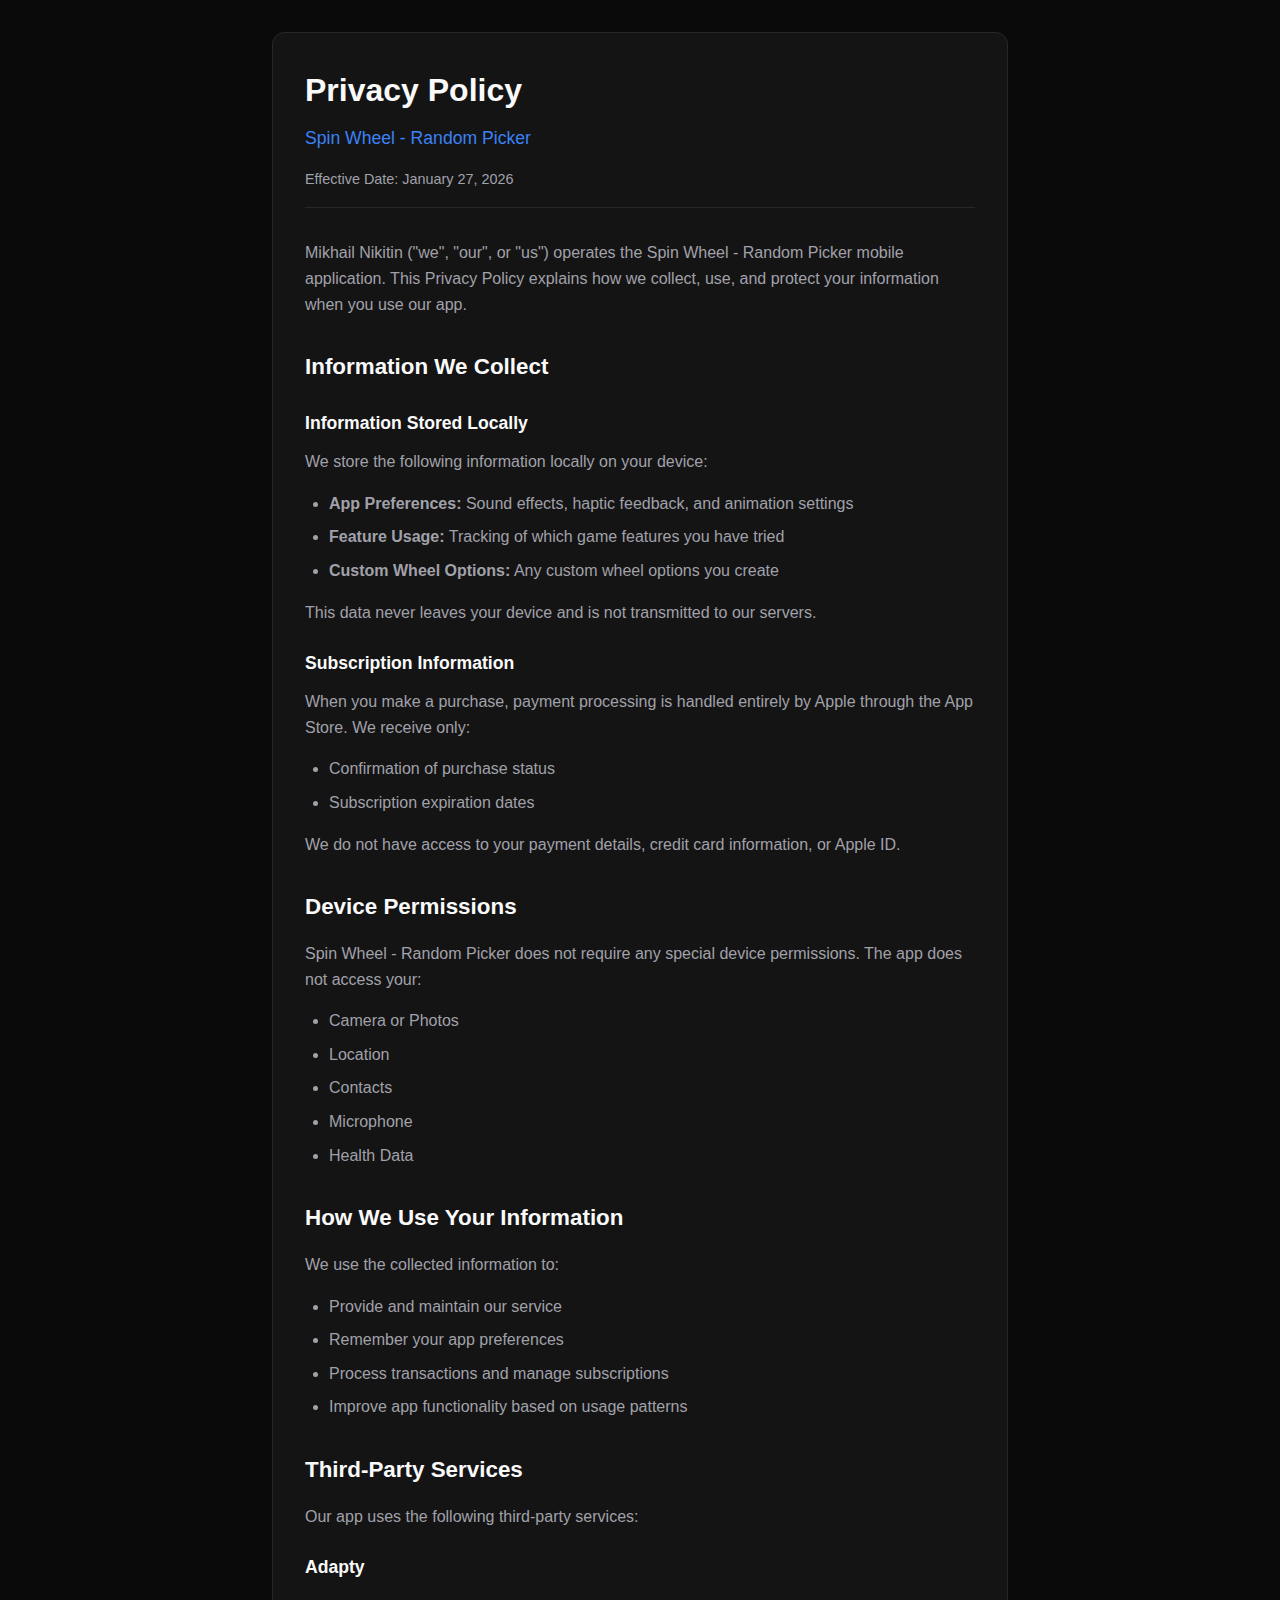
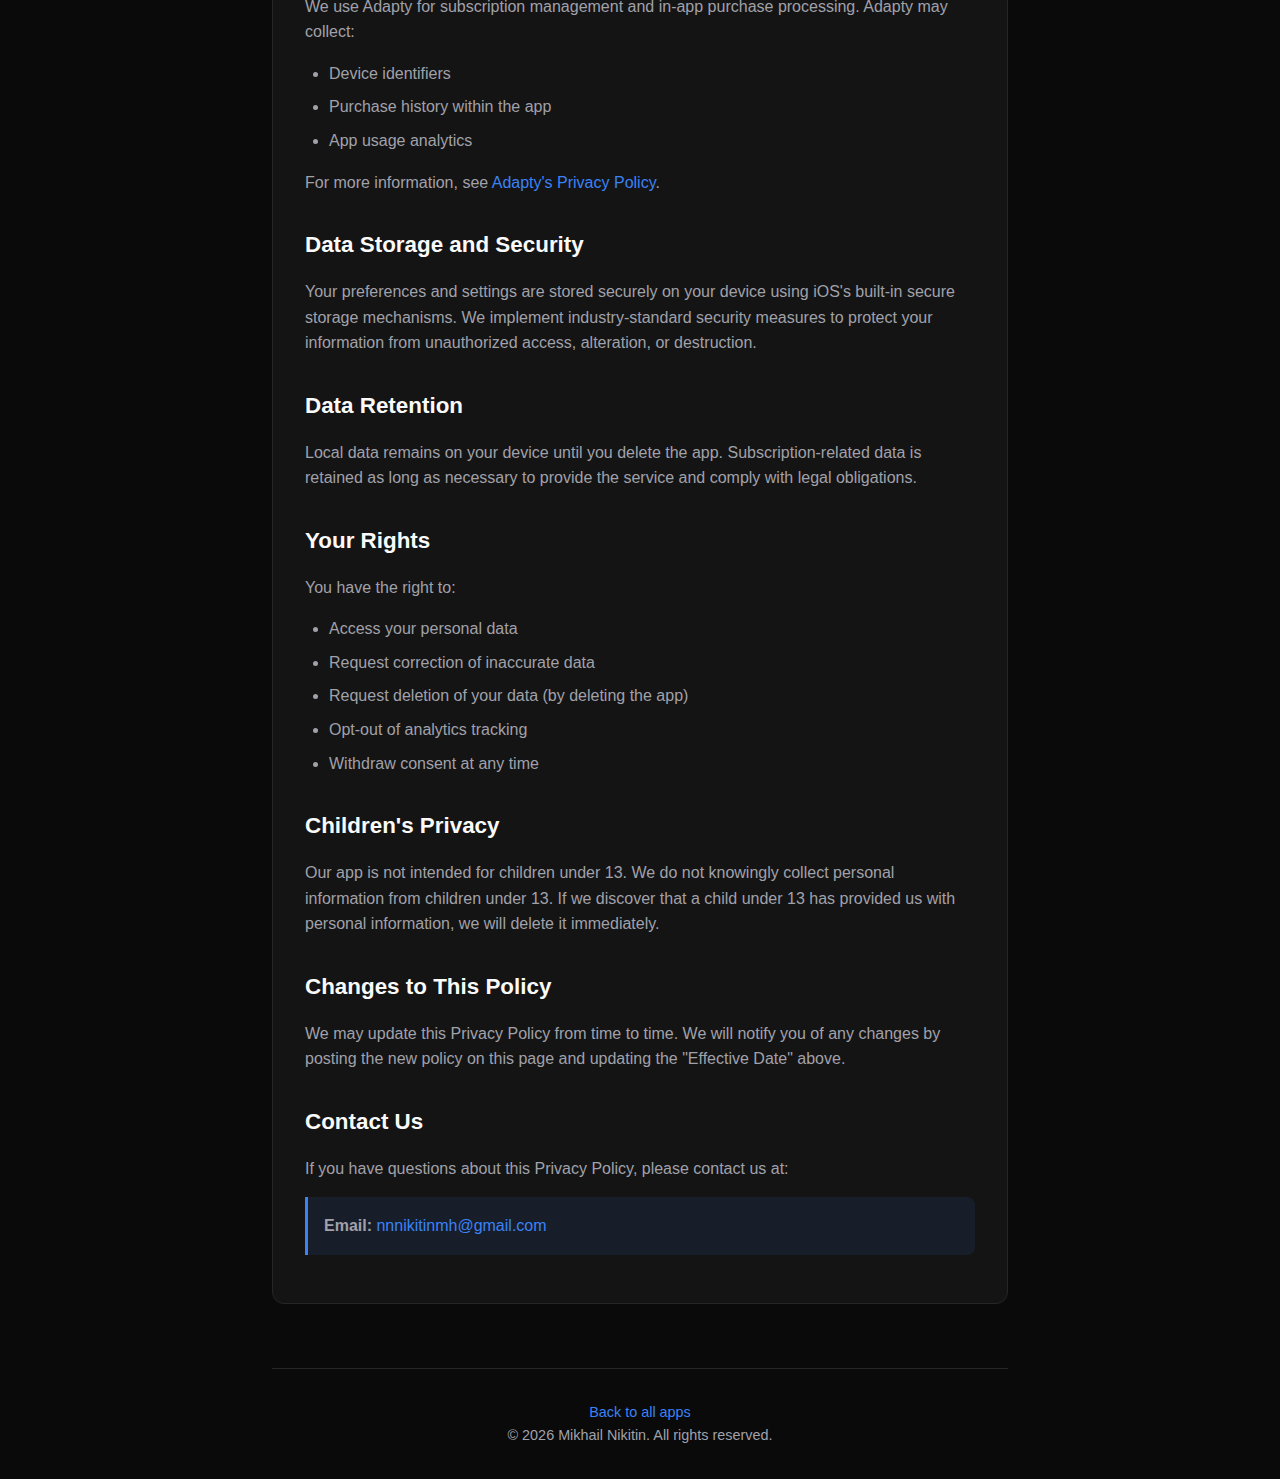
<file: com.spinwheelapp.app/privacy-policy.html>
<!DOCTYPE html>
<html lang="en">
<head>
    <meta charset="UTF-8">
    <meta name="viewport" content="width=device-width, initial-scale=1.0">
    <title>Privacy Policy - Spin Wheel - Random Picker</title>
    <link rel="stylesheet" href="../style.css">
</head>
<body>
    <div class="container">
        <article class="legal-doc">
            <h1>Privacy Policy</h1>
            <p class="app-name">Spin Wheel - Random Picker</p>
            <p class="effective-date">Effective Date: January 27, 2026</p>

            <p>Mikhail Nikitin ("we", "our", or "us") operates the Spin Wheel - Random Picker mobile application. This Privacy Policy explains how we collect, use, and protect your information when you use our app.</p>

            <h2>Information We Collect</h2>

            <h3>Information Stored Locally</h3>
            <p>We store the following information locally on your device:</p>
            <ul>
                <li><strong>App Preferences:</strong> Sound effects, haptic feedback, and animation settings</li>
                <li><strong>Feature Usage:</strong> Tracking of which game features you have tried</li>
                <li><strong>Custom Wheel Options:</strong> Any custom wheel options you create</li>
            </ul>
            <p>This data never leaves your device and is not transmitted to our servers.</p>

            <h3>Subscription Information</h3>
            <p>When you make a purchase, payment processing is handled entirely by Apple through the App Store. We receive only:</p>
            <ul>
                <li>Confirmation of purchase status</li>
                <li>Subscription expiration dates</li>
            </ul>
            <p>We do not have access to your payment details, credit card information, or Apple ID.</p>

            <h2>Device Permissions</h2>

            <p>Spin Wheel - Random Picker does not require any special device permissions. The app does not access your:</p>
            <ul>
                <li>Camera or Photos</li>
                <li>Location</li>
                <li>Contacts</li>
                <li>Microphone</li>
                <li>Health Data</li>
            </ul>

            <h2>How We Use Your Information</h2>

            <p>We use the collected information to:</p>
            <ul>
                <li>Provide and maintain our service</li>
                <li>Remember your app preferences</li>
                <li>Process transactions and manage subscriptions</li>
                <li>Improve app functionality based on usage patterns</li>
            </ul>

            <h2>Third-Party Services</h2>

            <p>Our app uses the following third-party services:</p>

            <h3>Adapty</h3>
            <p>We use Adapty for subscription management and in-app purchase processing. Adapty may collect:</p>
            <ul>
                <li>Device identifiers</li>
                <li>Purchase history within the app</li>
                <li>App usage analytics</li>
            </ul>
            <p>For more information, see <a href="https://adapty.io/privacy" target="_blank">Adapty's Privacy Policy</a>.</p>

            <h2>Data Storage and Security</h2>

            <p>Your preferences and settings are stored securely on your device using iOS's built-in secure storage mechanisms. We implement industry-standard security measures to protect your information from unauthorized access, alteration, or destruction.</p>

            <h2>Data Retention</h2>

            <p>Local data remains on your device until you delete the app. Subscription-related data is retained as long as necessary to provide the service and comply with legal obligations.</p>

            <h2>Your Rights</h2>

            <p>You have the right to:</p>
            <ul>
                <li>Access your personal data</li>
                <li>Request correction of inaccurate data</li>
                <li>Request deletion of your data (by deleting the app)</li>
                <li>Opt-out of analytics tracking</li>
                <li>Withdraw consent at any time</li>
            </ul>

            <h2>Children's Privacy</h2>

            <p>Our app is not intended for children under 13. We do not knowingly collect personal information from children under 13. If we discover that a child under 13 has provided us with personal information, we will delete it immediately.</p>

            <h2>Changes to This Policy</h2>

            <p>We may update this Privacy Policy from time to time. We will notify you of any changes by posting the new policy on this page and updating the "Effective Date" above.</p>

            <h2>Contact Us</h2>

            <p>If you have questions about this Privacy Policy, please contact us at:</p>
            <p class="highlight">
                <strong>Email:</strong> <a href="mailto:nnnikitinmh@gmail.com">nnnikitinmh@gmail.com</a>
            </p>
        </article>

        <footer>
            <p><a href="../">Back to all apps</a></p>
            <p>&copy; 2026 Mikhail Nikitin. All rights reserved.</p>
        </footer>
    </div>
</body>
</html>
</file>
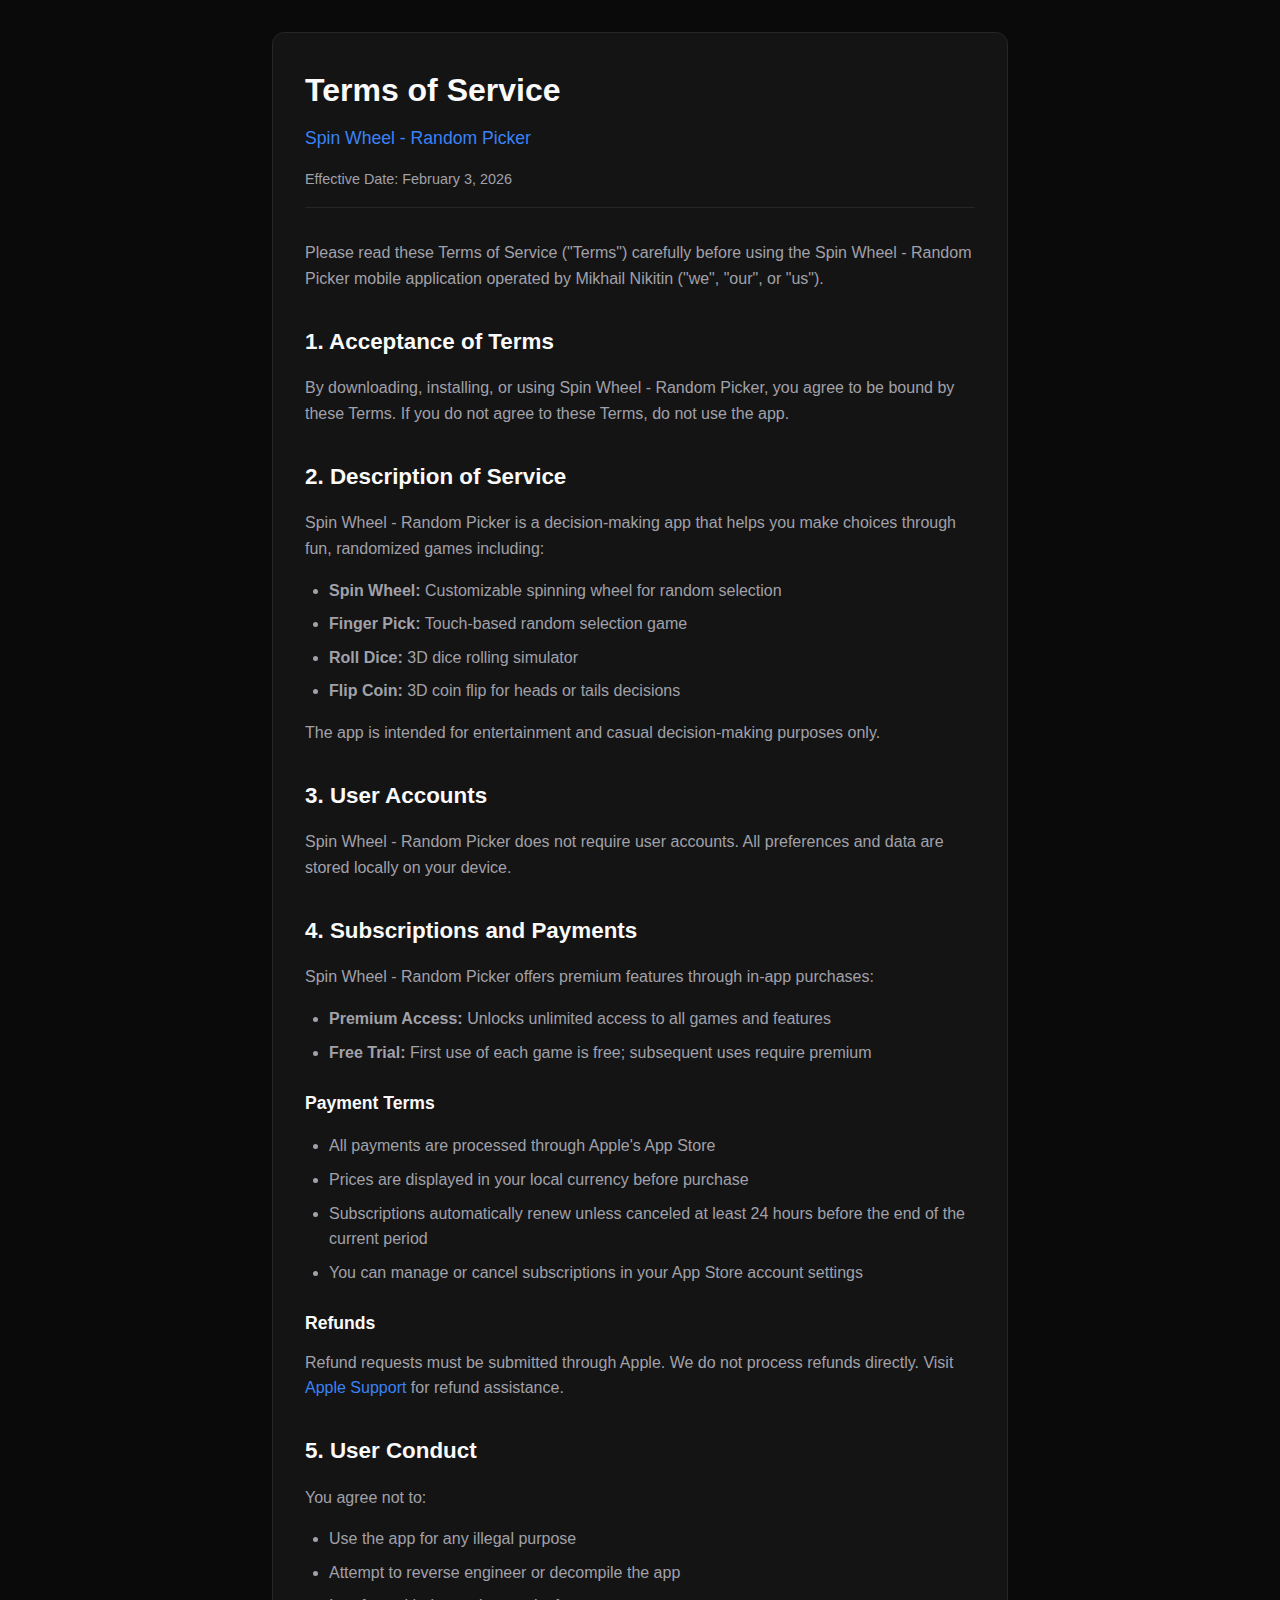
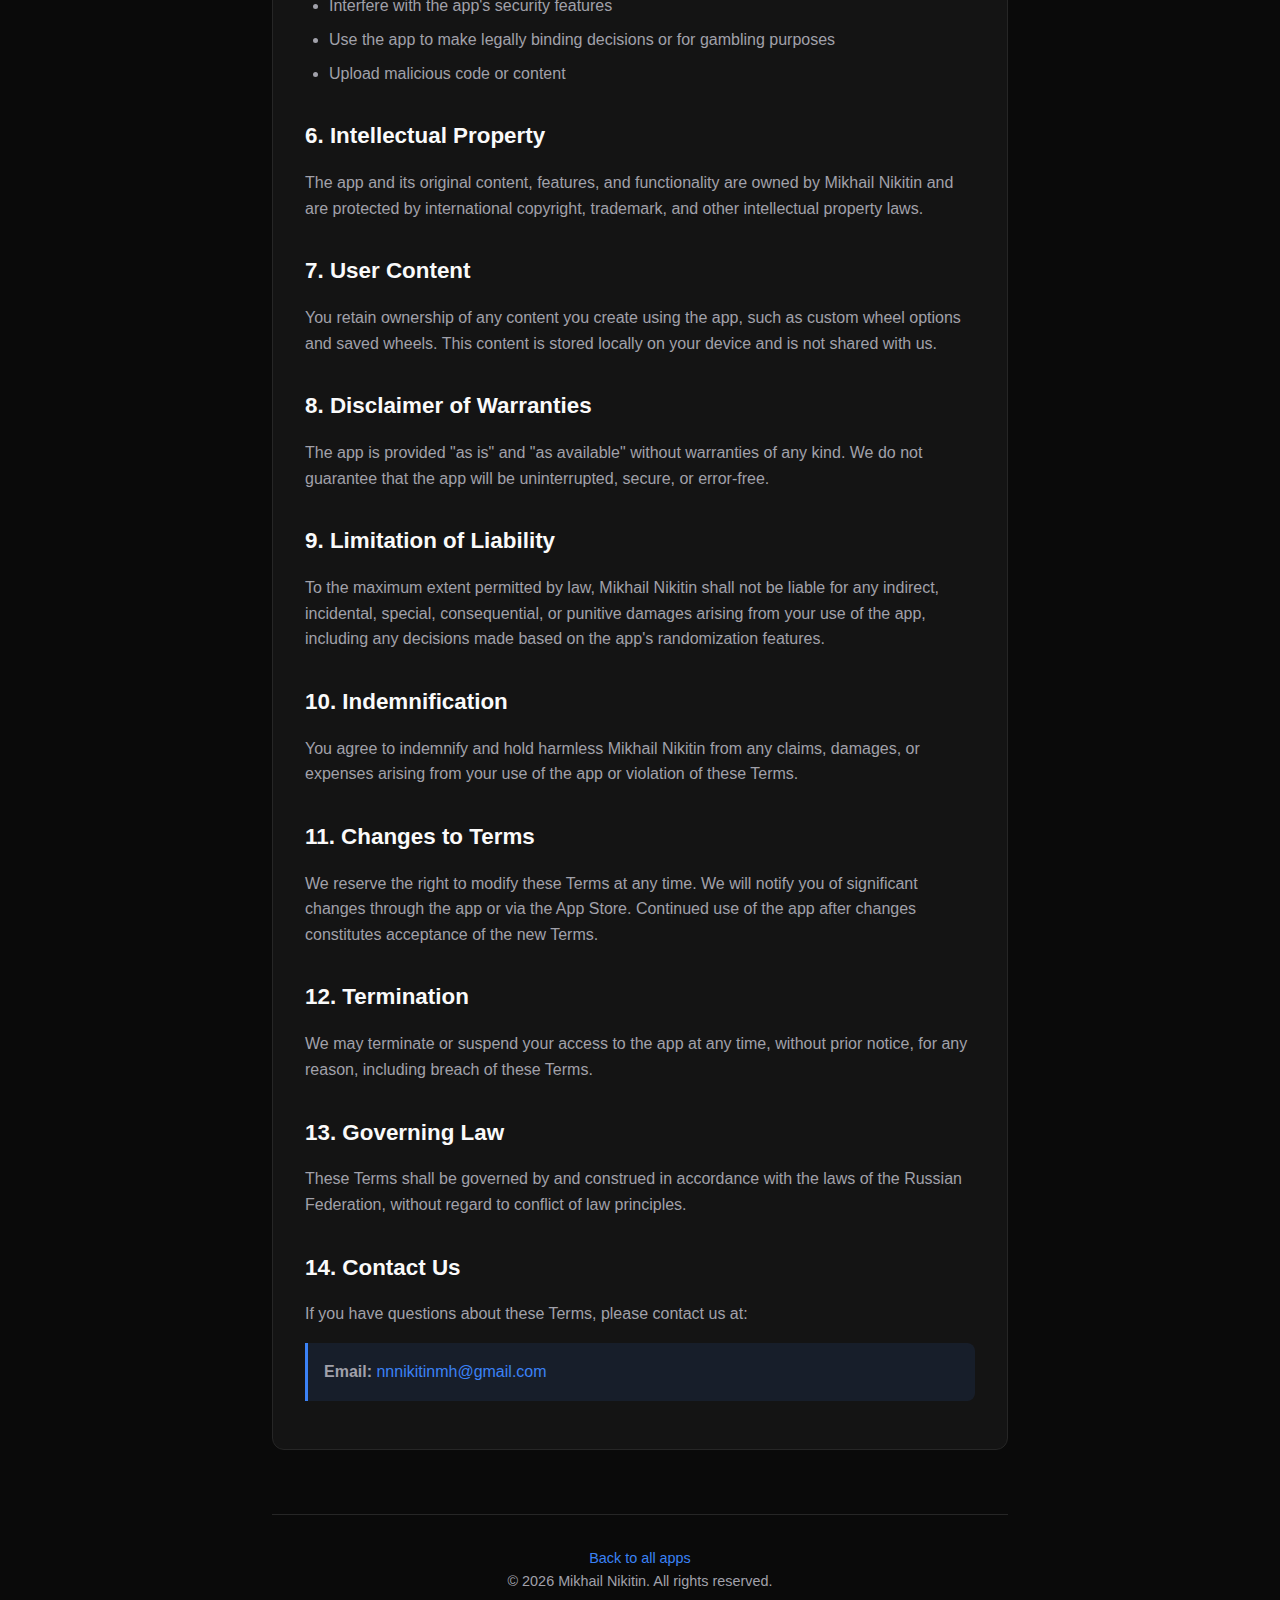
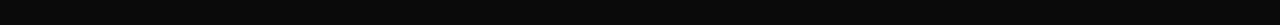
<file: com.spinwheelapp.app/terms-of-service.html>
<!DOCTYPE html>
<html lang="en">
<head>
    <meta charset="UTF-8">
    <meta name="viewport" content="width=device-width, initial-scale=1.0">
    <title>Terms of Service - Spin Wheel - Random Picker</title>
    <link rel="stylesheet" href="../style.css">
</head>
<body>
    <div class="container">
        <article class="legal-doc">
            <h1>Terms of Service</h1>
            <p class="app-name">Spin Wheel - Random Picker</p>
            <p class="effective-date">Effective Date: February 3, 2026</p>

            <p>Please read these Terms of Service ("Terms") carefully before using the Spin Wheel - Random Picker mobile application operated by Mikhail Nikitin ("we", "our", or "us").</p>

            <h2>1. Acceptance of Terms</h2>

            <p>By downloading, installing, or using Spin Wheel - Random Picker, you agree to be bound by these Terms. If you do not agree to these Terms, do not use the app.</p>

            <h2>2. Description of Service</h2>

            <p>Spin Wheel - Random Picker is a decision-making app that helps you make choices through fun, randomized games including:</p>
            <ul>
                <li><strong>Spin Wheel:</strong> Customizable spinning wheel for random selection</li>
                <li><strong>Finger Pick:</strong> Touch-based random selection game</li>
                <li><strong>Roll Dice:</strong> 3D dice rolling simulator</li>
                <li><strong>Flip Coin:</strong> 3D coin flip for heads or tails decisions</li>
            </ul>
            <p>The app is intended for entertainment and casual decision-making purposes only.</p>

            <h2>3. User Accounts</h2>

            <p>Spin Wheel - Random Picker does not require user accounts. All preferences and data are stored locally on your device.</p>

            <h2>4. Subscriptions and Payments</h2>

            <p>Spin Wheel - Random Picker offers premium features through in-app purchases:</p>
            <ul>
                <li><strong>Premium Access:</strong> Unlocks unlimited access to all games and features</li>
                <li><strong>Free Trial:</strong> First use of each game is free; subsequent uses require premium</li>
            </ul>

            <h3>Payment Terms</h3>
            <ul>
                <li>All payments are processed through Apple's App Store</li>
                <li>Prices are displayed in your local currency before purchase</li>
                <li>Subscriptions automatically renew unless canceled at least 24 hours before the end of the current period</li>
                <li>You can manage or cancel subscriptions in your App Store account settings</li>
            </ul>

            <h3>Refunds</h3>
            <p>Refund requests must be submitted through Apple. We do not process refunds directly. Visit <a href="https://support.apple.com/en-us/HT204084" target="_blank">Apple Support</a> for refund assistance.</p>

            <h2>5. User Conduct</h2>

            <p>You agree not to:</p>
            <ul>
                <li>Use the app for any illegal purpose</li>
                <li>Attempt to reverse engineer or decompile the app</li>
                <li>Interfere with the app's security features</li>
                <li>Use the app to make legally binding decisions or for gambling purposes</li>
                <li>Upload malicious code or content</li>
            </ul>

            <h2>6. Intellectual Property</h2>

            <p>The app and its original content, features, and functionality are owned by Mikhail Nikitin and are protected by international copyright, trademark, and other intellectual property laws.</p>

            <h2>7. User Content</h2>

            <p>You retain ownership of any content you create using the app, such as custom wheel options and saved wheels. This content is stored locally on your device and is not shared with us.</p>

            <h2>8. Disclaimer of Warranties</h2>

            <p>The app is provided "as is" and "as available" without warranties of any kind. We do not guarantee that the app will be uninterrupted, secure, or error-free.</p>

            <h2>9. Limitation of Liability</h2>

            <p>To the maximum extent permitted by law, Mikhail Nikitin shall not be liable for any indirect, incidental, special, consequential, or punitive damages arising from your use of the app, including any decisions made based on the app's randomization features.</p>

            <h2>10. Indemnification</h2>

            <p>You agree to indemnify and hold harmless Mikhail Nikitin from any claims, damages, or expenses arising from your use of the app or violation of these Terms.</p>

            <h2>11. Changes to Terms</h2>

            <p>We reserve the right to modify these Terms at any time. We will notify you of significant changes through the app or via the App Store. Continued use of the app after changes constitutes acceptance of the new Terms.</p>

            <h2>12. Termination</h2>

            <p>We may terminate or suspend your access to the app at any time, without prior notice, for any reason, including breach of these Terms.</p>

            <h2>13. Governing Law</h2>

            <p>These Terms shall be governed by and construed in accordance with the laws of the Russian Federation, without regard to conflict of law principles.</p>

            <h2>14. Contact Us</h2>

            <p>If you have questions about these Terms, please contact us at:</p>
            <p class="highlight">
                <strong>Email:</strong> <a href="mailto:nnnikitinmh@gmail.com">nnnikitinmh@gmail.com</a>
            </p>
        </article>

        <footer>
            <p><a href="../">Back to all apps</a></p>
            <p>&copy; 2026 Mikhail Nikitin. All rights reserved.</p>
        </footer>
    </div>
</body>
</html>
</file>
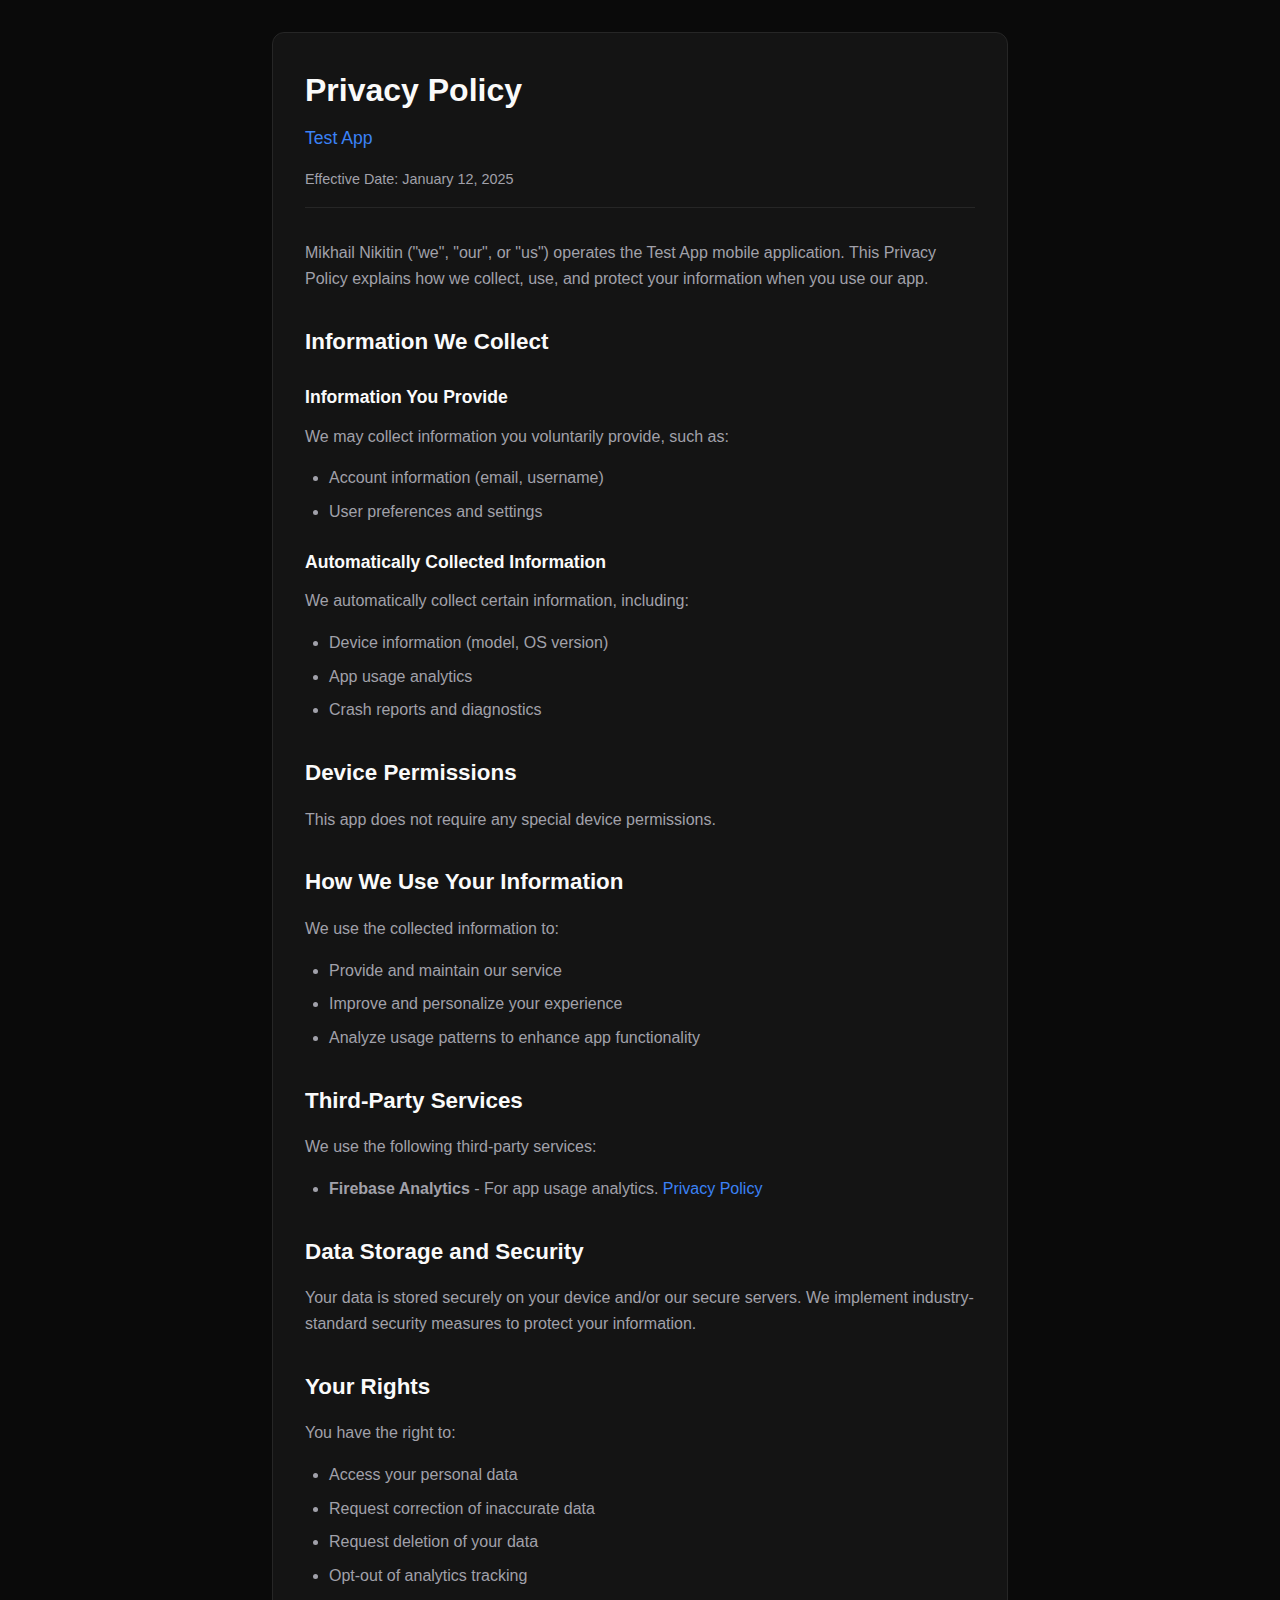
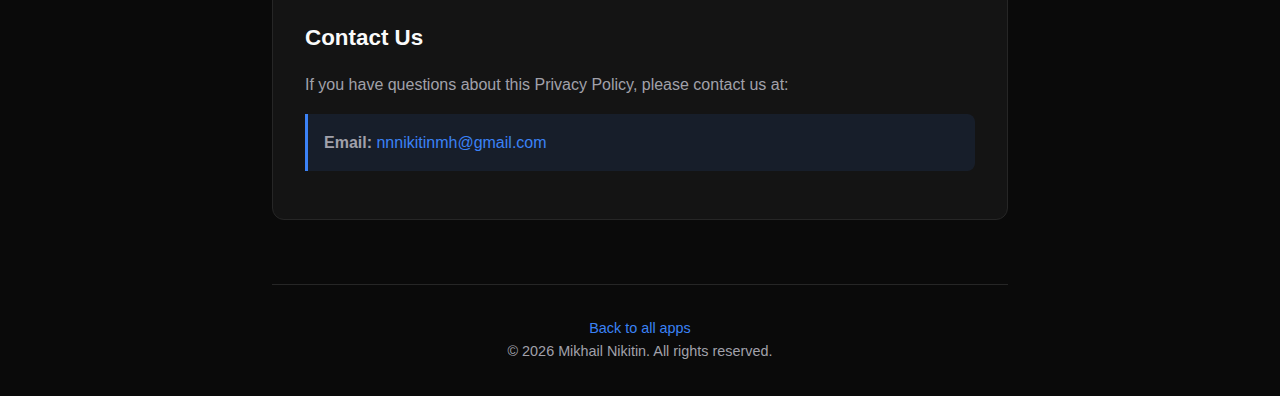
<file: com.test.example/privacy-policy.html>
<!DOCTYPE html>
<html lang="en">
<head>
    <meta charset="UTF-8">
    <meta name="viewport" content="width=device-width, initial-scale=1.0">
    <title>Privacy Policy - Test App</title>
    <link rel="stylesheet" href="../style.css">
</head>
<body>
    <div class="container">
        <article class="legal-doc">
            <h1>Privacy Policy</h1>
            <p class="app-name">Test App</p>
            <p class="effective-date">Effective Date: January 12, 2025</p>

            <p>Mikhail Nikitin ("we", "our", or "us") operates the Test App mobile application. This Privacy Policy explains how we collect, use, and protect your information when you use our app.</p>

            <h2>Information We Collect</h2>

            <h3>Information You Provide</h3>
            <p>We may collect information you voluntarily provide, such as:</p>
            <ul>
                <li>Account information (email, username)</li>
                <li>User preferences and settings</li>
            </ul>

            <h3>Automatically Collected Information</h3>
            <p>We automatically collect certain information, including:</p>
            <ul>
                <li>Device information (model, OS version)</li>
                <li>App usage analytics</li>
                <li>Crash reports and diagnostics</li>
            </ul>

            <h2>Device Permissions</h2>

            <p>This app does not require any special device permissions.</p>

            <h2>How We Use Your Information</h2>

            <p>We use the collected information to:</p>
            <ul>
                <li>Provide and maintain our service</li>
                <li>Improve and personalize your experience</li>
                <li>Analyze usage patterns to enhance app functionality</li>
            </ul>

            <h2>Third-Party Services</h2>

            <p>We use the following third-party services:</p>
            <ul>
                <li><strong>Firebase Analytics</strong> - For app usage analytics. <a href="https://firebase.google.com/support/privacy">Privacy Policy</a></li>
            </ul>

            <h2>Data Storage and Security</h2>

            <p>Your data is stored securely on your device and/or our secure servers. We implement industry-standard security measures to protect your information.</p>

            <h2>Your Rights</h2>

            <p>You have the right to:</p>
            <ul>
                <li>Access your personal data</li>
                <li>Request correction of inaccurate data</li>
                <li>Request deletion of your data</li>
                <li>Opt-out of analytics tracking</li>
            </ul>

            <h2>Contact Us</h2>

            <p>If you have questions about this Privacy Policy, please contact us at:</p>
            <p class="highlight">
                <strong>Email:</strong> <a href="mailto:nnnikitinmh@gmail.com">nnnikitinmh@gmail.com</a>
            </p>
        </article>

        <footer>
            <p><a href="../">Back to all apps</a></p>
            <p>&copy; 2026 Mikhail Nikitin. All rights reserved.</p>
        </footer>
    </div>
</body>
</html>
</file>
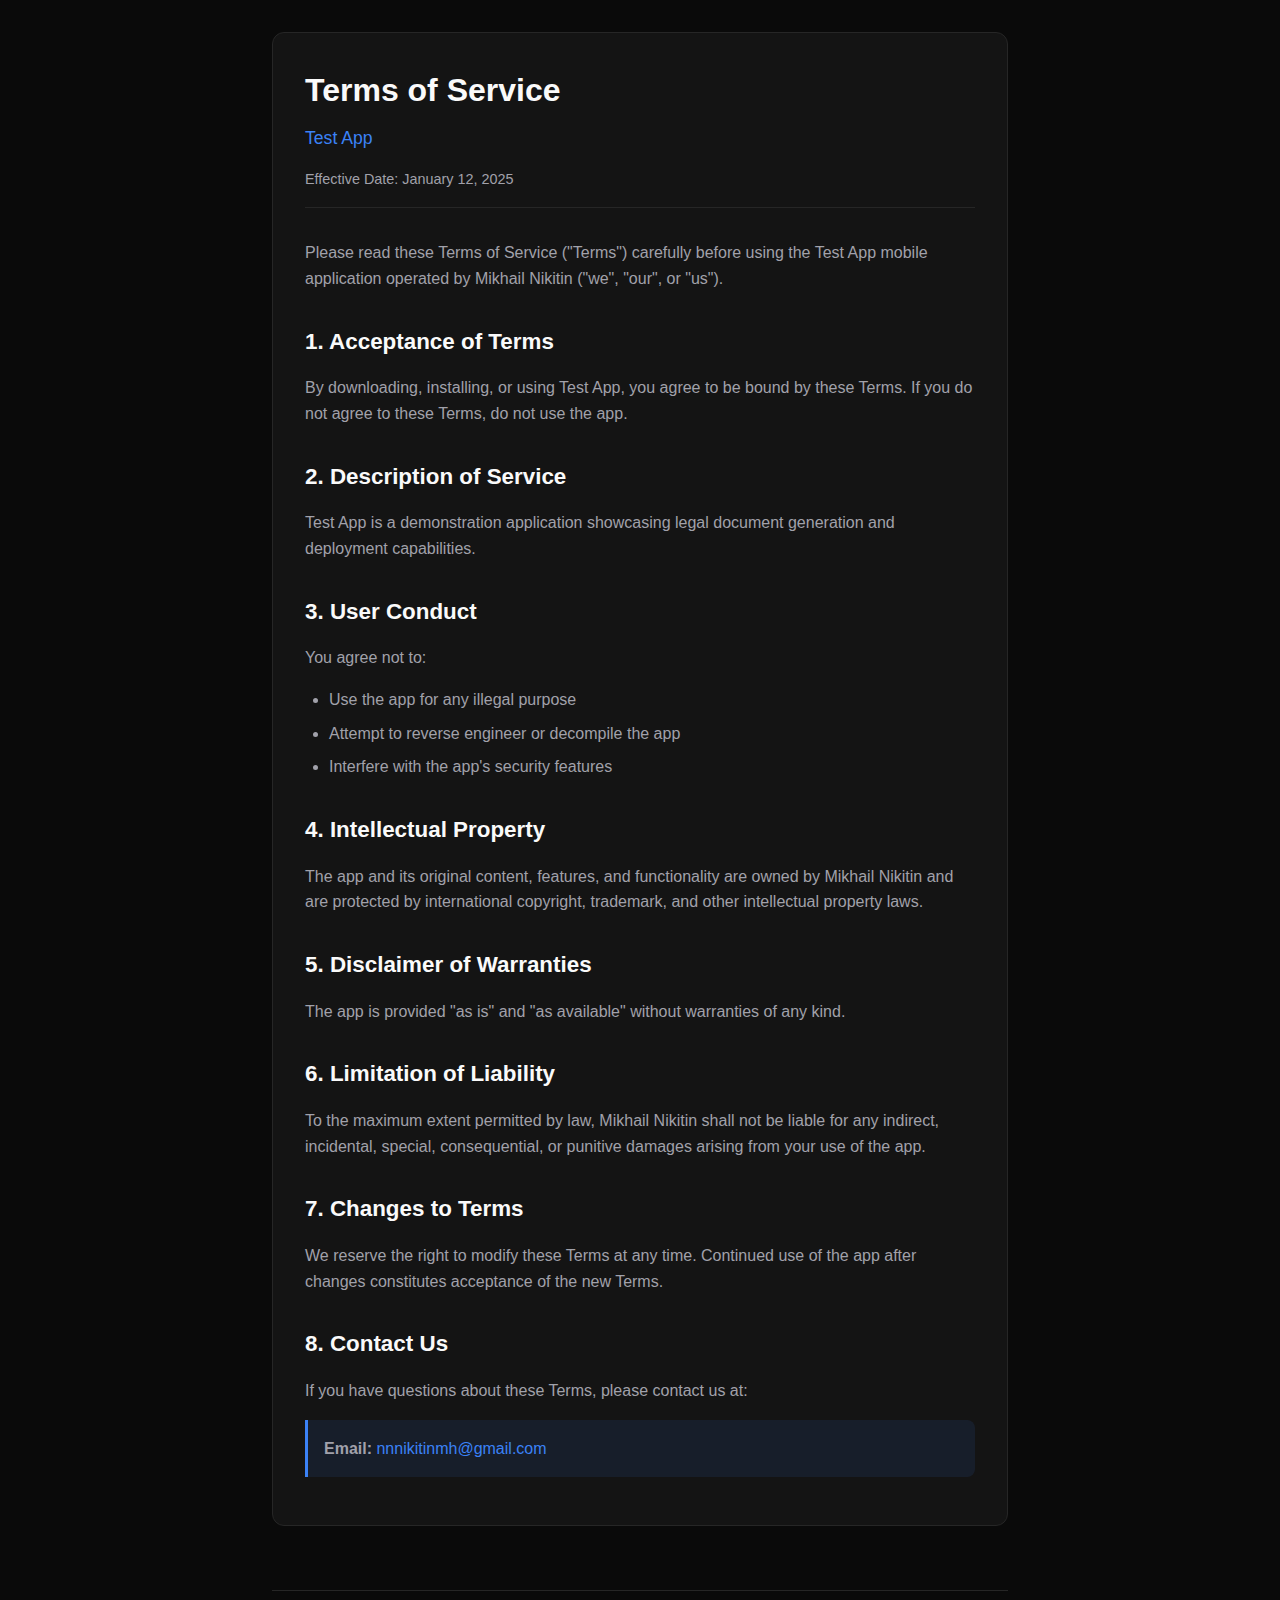
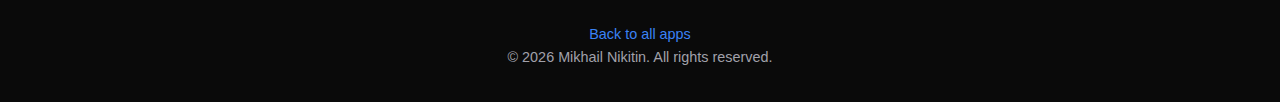
<file: com.test.example/terms-of-service.html>
<!DOCTYPE html>
<html lang="en">
<head>
    <meta charset="UTF-8">
    <meta name="viewport" content="width=device-width, initial-scale=1.0">
    <title>Terms of Service - Test App</title>
    <link rel="stylesheet" href="../style.css">
</head>
<body>
    <div class="container">
        <article class="legal-doc">
            <h1>Terms of Service</h1>
            <p class="app-name">Test App</p>
            <p class="effective-date">Effective Date: January 12, 2025</p>

            <p>Please read these Terms of Service ("Terms") carefully before using the Test App mobile application operated by Mikhail Nikitin ("we", "our", or "us").</p>

            <h2>1. Acceptance of Terms</h2>

            <p>By downloading, installing, or using Test App, you agree to be bound by these Terms. If you do not agree to these Terms, do not use the app.</p>

            <h2>2. Description of Service</h2>

            <p>Test App is a demonstration application showcasing legal document generation and deployment capabilities.</p>

            <h2>3. User Conduct</h2>

            <p>You agree not to:</p>
            <ul>
                <li>Use the app for any illegal purpose</li>
                <li>Attempt to reverse engineer or decompile the app</li>
                <li>Interfere with the app's security features</li>
            </ul>

            <h2>4. Intellectual Property</h2>

            <p>The app and its original content, features, and functionality are owned by Mikhail Nikitin and are protected by international copyright, trademark, and other intellectual property laws.</p>

            <h2>5. Disclaimer of Warranties</h2>

            <p>The app is provided "as is" and "as available" without warranties of any kind.</p>

            <h2>6. Limitation of Liability</h2>

            <p>To the maximum extent permitted by law, Mikhail Nikitin shall not be liable for any indirect, incidental, special, consequential, or punitive damages arising from your use of the app.</p>

            <h2>7. Changes to Terms</h2>

            <p>We reserve the right to modify these Terms at any time. Continued use of the app after changes constitutes acceptance of the new Terms.</p>

            <h2>8. Contact Us</h2>

            <p>If you have questions about these Terms, please contact us at:</p>
            <p class="highlight">
                <strong>Email:</strong> <a href="mailto:nnnikitinmh@gmail.com">nnnikitinmh@gmail.com</a>
            </p>
        </article>

        <footer>
            <p><a href="../">Back to all apps</a></p>
            <p>&copy; 2026 Mikhail Nikitin. All rights reserved.</p>
        </footer>
    </div>
</body>
</html>
</file>
<file: style.css>
:root {
    --bg: #0a0a0a;
    --surface: #141414;
    --border: #262626;
    --text: #fafafa;
    --text-muted: #a1a1aa;
    --accent: #3b82f6;
    --accent-hover: #2563eb;
}

* {
    margin: 0;
    padding: 0;
    box-sizing: border-box;
}

body {
    font-family: -apple-system, BlinkMacSystemFont, 'Segoe UI', Roboto, 'Helvetica Neue', Arial, sans-serif;
    background: var(--bg);
    color: var(--text);
    line-height: 1.6;
    min-height: 100vh;
}

.container {
    max-width: 800px;
    margin: 0 auto;
    padding: 2rem;
}

header {
    text-align: center;
    padding: 3rem 0;
    border-bottom: 1px solid var(--border);
    margin-bottom: 2rem;
}

header h1 {
    font-size: 2.5rem;
    font-weight: 700;
    margin-bottom: 0.5rem;
}

.subtitle {
    color: var(--text-muted);
    font-size: 1.1rem;
}

/* Legal document styles */
.legal-doc {
    background: var(--surface);
    border: 1px solid var(--border);
    border-radius: 12px;
    padding: 2rem;
    margin-bottom: 2rem;
}

.legal-doc h1 {
    font-size: 2rem;
    margin-bottom: 0.5rem;
}

.legal-doc .app-name {
    color: var(--accent);
    font-size: 1.1rem;
    margin-bottom: 1rem;
}

.legal-doc .effective-date {
    color: var(--text-muted);
    font-size: 0.9rem;
    margin-bottom: 2rem;
    padding-bottom: 1rem;
    border-bottom: 1px solid var(--border);
}

.legal-doc h2 {
    font-size: 1.4rem;
    margin: 2rem 0 1rem 0;
    color: var(--text);
}

.legal-doc h3 {
    font-size: 1.1rem;
    margin: 1.5rem 0 0.75rem 0;
    color: var(--text);
}

.legal-doc p {
    margin-bottom: 1rem;
    color: var(--text-muted);
}

.legal-doc ul, .legal-doc ol {
    margin: 1rem 0;
    padding-left: 1.5rem;
    color: var(--text-muted);
}

.legal-doc li {
    margin-bottom: 0.5rem;
}

.legal-doc a {
    color: var(--accent);
    text-decoration: none;
}

.legal-doc a:hover {
    text-decoration: underline;
}

.legal-doc .highlight {
    background: rgba(59, 130, 246, 0.1);
    border-left: 3px solid var(--accent);
    padding: 1rem;
    margin: 1rem 0;
    border-radius: 0 8px 8px 0;
}

/* App list on index page */
.app-list {
    display: grid;
    gap: 1rem;
}

.app-card {
    background: var(--surface);
    border: 1px solid var(--border);
    border-radius: 12px;
    padding: 1.5rem;
    transition: border-color 0.2s;
}

.app-card:hover {
    border-color: var(--accent);
}

.app-card h2 {
    font-size: 1.3rem;
    margin-bottom: 0.5rem;
}

.app-card .bundle-id {
    color: var(--text-muted);
    font-size: 0.85rem;
    font-family: monospace;
    margin-bottom: 1rem;
}

.app-card .links {
    display: flex;
    gap: 1rem;
}

.app-card .links a {
    color: var(--accent);
    text-decoration: none;
    font-size: 0.9rem;
}

.app-card .links a:hover {
    text-decoration: underline;
}

.empty-state {
    text-align: center;
    color: var(--text-muted);
    padding: 3rem;
}

/* Footer */
footer {
    margin-top: 4rem;
    padding-top: 2rem;
    border-top: 1px solid var(--border);
    text-align: center;
    color: var(--text-muted);
    font-size: 0.9rem;
}

footer .contact {
    margin-top: 0.5rem;
}

footer a {
    color: var(--accent);
    text-decoration: none;
}

/* Responsive */
@media (max-width: 600px) {
    .container {
        padding: 1rem;
    }

    header h1 {
        font-size: 1.8rem;
    }

    .legal-doc {
        padding: 1.5rem;
    }

    .legal-doc h1 {
        font-size: 1.5rem;
    }
}
</file>
